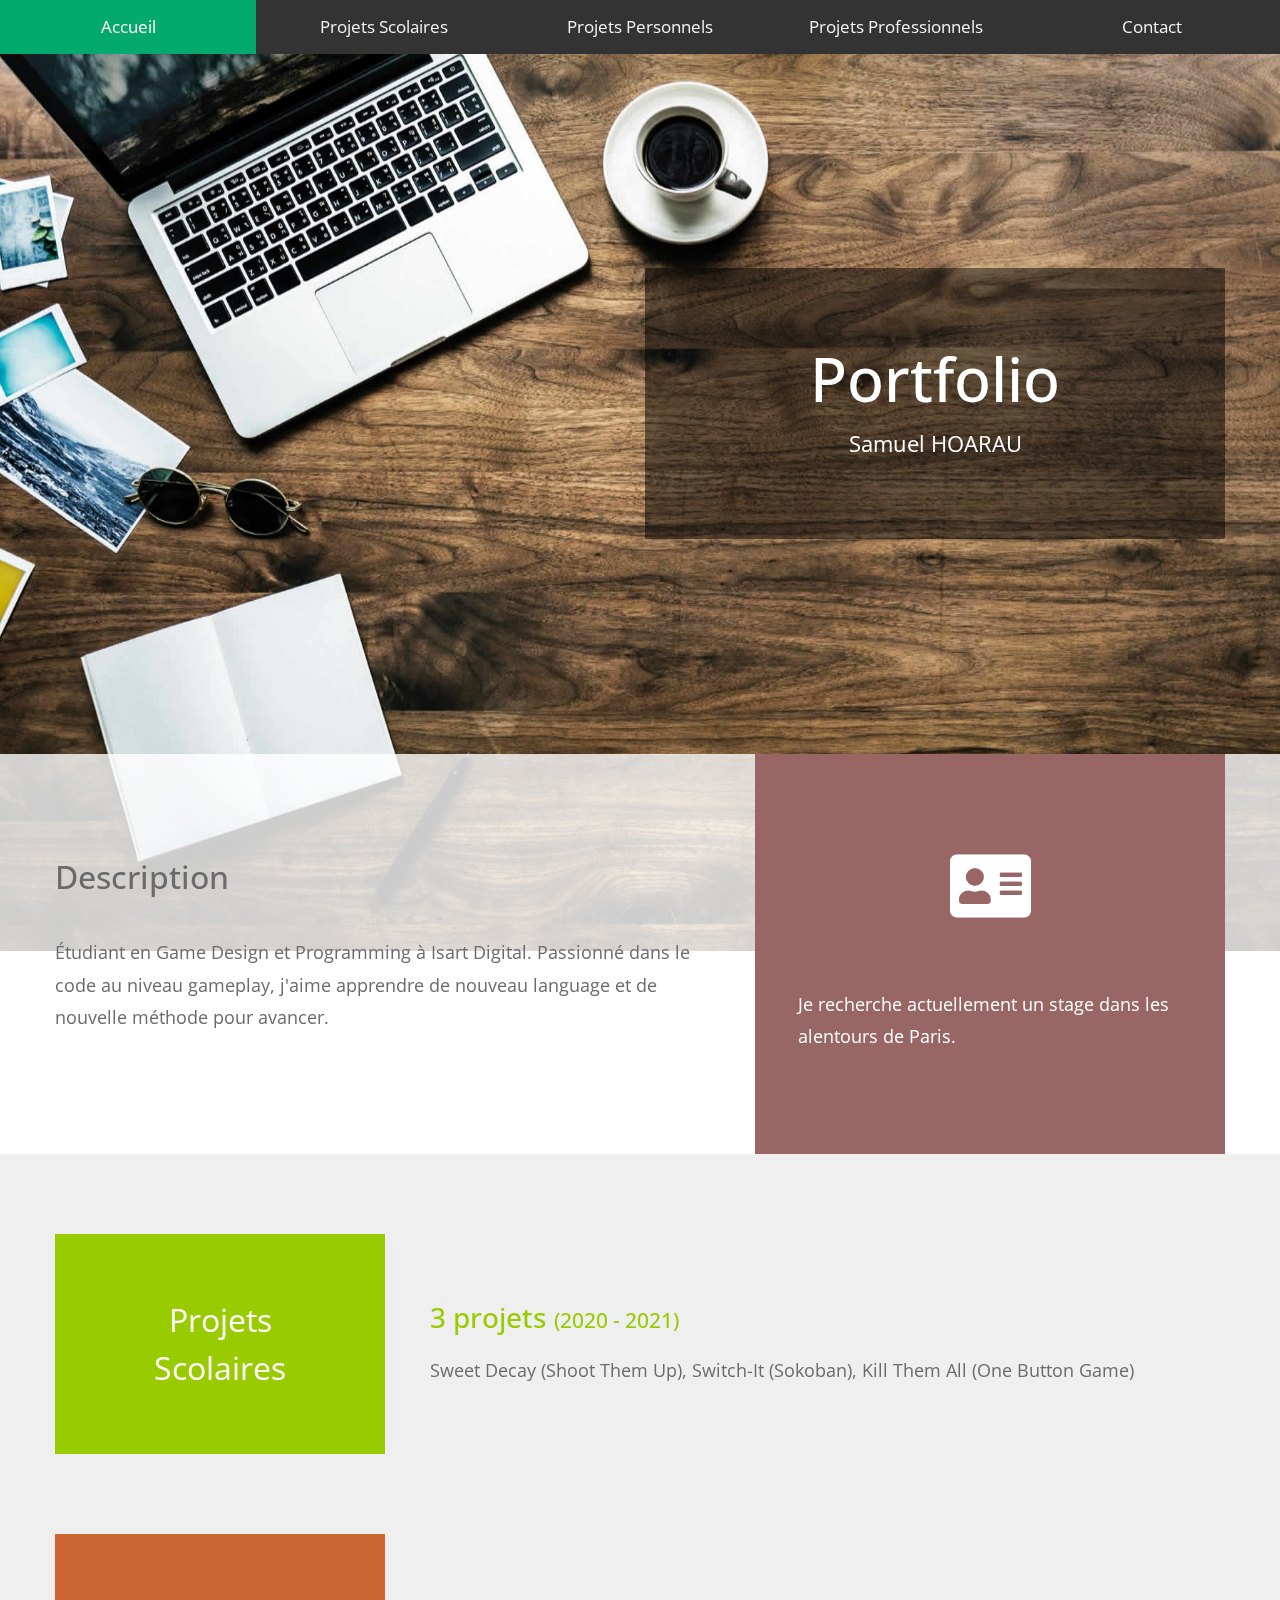
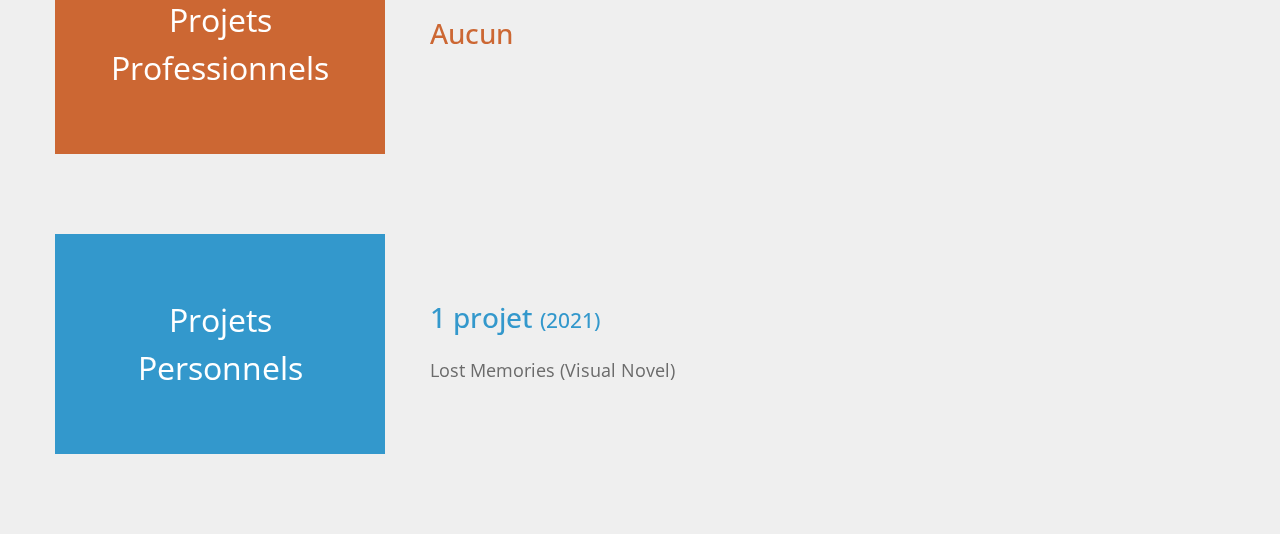
<file: index.html>
<!DOCTYPE html>
<html lang="en">
  <head>
    <meta charset="UTF-8" />
    <meta name="viewport" content="width=device-width, initial-scale=1.0" />
    <meta http-equiv="X-UA-Compatible" content="ie=edge" />
    <link rel="stylesheet" href="https://fonts.googleapis.com/css?family=Open+Sans:400,600" />
    <link rel="stylesheet" href="css/all.min.css" />
    <link rel="stylesheet" href="css/bootstrap.min.css" />
    <link rel="stylesheet" href="css/templatemo-style.css" />
	<link rel="stylesheet" href="css/my_css.css" />
    <title>Portfolio</title>
    
<!--
Mini Profile Template
https://templatemo.com/tm-530-mini-profile
-->
  </head>
  <body>
  
    <!-- Navigation -->
	<div class="topnav">
	  <a class="active" href="index.html">Accueil</a>
	  <a href="projet_scolaire.html">Projets Scolaires</a>
	  <a href="projet_personnel.html">Projets Personnels</a>
	  <a href="projet_professionnel.html">Projets Professionnels</a>
	  <a href="contact.html">Contact</a>
	</div>
  
    <!-- Welcome Section -->
    <section id="tmWelcome" class="parallax-window" data-parallax="scroll" data-image-src="img/mini-profile-bg-01.jpg">
      <div class="container-fluid tm-brand-container-outer">
        <div class="row">
          <div class="col-12">
            <!-- Logo Area -->
            <!-- Black transparent bg -->
            <div class="ml-auto mr-0 tm-bg-black-transparent text-white tm-brand-container-inner">
              <div class="tm-brand-container text-center">
                <h1 class="tm-brand-name">Portfolio</h1>
                <p class="tm-brand-description mb-0">Samuel HOARAU</p>
              </div>
            </div>
          </div>
        </div>
      </div>

      <div class="tm-bg-white-transparent tm-welcome-container">
        <div class="container-fluid">
          <div class="row h-100">
            <!-- Welcome Text -->
            <!-- White transparent bg -->
            <div class="col-md-7 tm-welcome-left-col">
              <div class="tm-welcome-left">
                <h2 class="tm-welcome-title">Description</h2>
                <p class="pb-0">
					<!--add lien :   <a rel="nofollow" href="https://www.pexels.com">Pexels</a> -->
                  Étudiant en Game Design et Programming à Isart Digital. Passionné dans le code au niveau gameplay, j'aime apprendre de nouveau language et de nouvelle méthode pour avancer.
				</p>
              </div>
            </div>
            <!-- Brown bg -->
            <div class="col-md-5">
              <div class="tm-welcome-right">
                <i class="fas fa-4x fa-address-card p-3 tm-welcome-icon"></i>
                <p class="mb-0">
                  Je recherche actuellement un stage dans les alentours de Paris.
                </p>
              </div>
            </div>
          </div>
        </div>
      </div>
    </section>
    <!-- End Welcome section -->

    <!-- Portfolio section -->
    <section id="tmPortfolio">
      <div class="container-fluid">
        <div class="row">
          <div class="col-12">
            <div class="tm-portfolio-item">
			  <a href="projet_scolaire.html">
                <div class="tm-portfolio-name text-white tm-bg-green">
                  Projets Scolaires
                </div>
			  </a>
              <div class="tm-portfolio-description">
                <h3 class="tm-text-green">
                  3 projets
                  <span class="tm-title-small">(2020 - 2021)</span>
                </h3>
                <p class="mb-0">
                  Sweet Decay (Shoot Them Up), Switch-It (Sokoban), Kill Them All (One Button Game) 
                </p>
              </div>
            </div>

            <div class="tm-portfolio-item">
			  <a href="projet_professionnel.html">
                <div class="tm-portfolio-name text-white tm-bg-orange">
                  Projets Professionnels
                </div>
			  </a>
              <div class="tm-portfolio-description">
                <h3 class="tm-text-orange">
                  Aucun
                  <span class="tm-title-small"><!--(2017 April to 2018 Dec)--></span>
                </h3>
                <p class="mb-0">
                  <!-- A mettre description -->
                </p>
              </div>
            </div>

            <div class="tm-portfolio-item">
			  <a href="projet_personnel.html">
                <div class="tm-portfolio-name text-white tm-bg-blue">
                  Projets Personnels
                </div>
			  </a>
              <div class="tm-portfolio-description">
                <h3 class="tm-text-blue">
                  1 projet
                  <span class="tm-title-small">(2021)</span>
                </h3>
                <p class="mb-0">
				  Lost Memories (Visual Novel)
                  <!-- A mettre description -->
                </p>
              </div>
            </div>
          </div>
        </div>
      </div>
    </section>
    <!-- End portfolio section -->

    <!-- Contact section
    <div id="tmContact" class="parallax-window" data-parallax="scroll" data-image-src="img/mini-profile-bg-02.jpg">
      <div class="container-fluid">
        <div class="row">
          <div class="col-12">
            <div class="tm-contact-items-container">
              <div class="tm-contact-item">
                <i class="fas fa-5x fa-briefcase tm-contact-item-icon"></i>
                <p class="mb-0">
                  Quisque venenatis viverra ultrices. Lorem ipsum dolor sit
                  amet. Nullam sit amet tempor nisl.
                </p>
              </div>
              <div class="tm-contact-item">
                <i class="fas fa-5x fa-building tm-contact-item-icon"></i>
                <p class="mb-0">
                  You can absolutely feel free to use Mini Profile for your web page or any usage for your website.
                </p>
              </div>

              <div class="tm-contact-item">
                <i class="fas fa-5x fa-balance-scale tm-contact-item-icon"></i>
                <p class="mb-0">
                  You are NOT allowed to re-distribute this template in any download website. Else, it is illegal action.
                </p>
              </div>
            </div>
          </div>
        </div>

        <div class="row">
          <div class="col-12">
            <form
              action="index.html"
              method="POST"
              id="tmContactForm"
              class="tm-bg-white-transparent"
            >
              <div class="form-group">
                <input
                  type="text"
                  id="contact_name"
                  name="contact_name"
                  class="form-control rounded-0 border-top-0 border-right-0 border-left-0"
                  placeholder="Name"
                  required
                />
              </div>
              <div class="form-group">
                <input
                  type="email"
                  id="contact_email"
                  name="contact_email"
                  class="form-control rounded-0 border-top-0 border-right-0 border-left-0"
                  placeholder="Email"
                  required
                />
              </div>
              <div class="form-group">
                <textarea
                  rows="4"
                  id="contact_message"
                  name="contact_message"
                  class="form-control rounded-0 border-top-0 border-right-0 border-left-0"
                  placeholder="Message"
                  required
                ></textarea>
              </div>
              <div class="text-center">
                <button
                  type="submit"
                  class="btn tm-btn-submit rounded-0 text-white"
                >
                  Submit
                </button>
              </div>
            </form>
          </div>
        </div>
		

        <div class="row">
          <footer class="col-12">
            <p class="text-center tm-copyright-text">
            Copyright 2020 Mini Profile Page 
            
            - Design: Template Mo</p>
          </footer>
        </div>
		
      </div>
    </div>
	 -->
    <!-- section -->
    <script src="js/jquery.min.js"></script>
    <script src="js/parallax.min.js"></script>
    <script>
      function detectMsBrowser() {
        using_ms_browser =
          navigator.appName == "Microsoft Internet Explorer" ||
          (navigator.appName == "Netscape" &&
            navigator.appVersion.indexOf("Edge") > -1) ||
          (navigator.appName == "Netscape" &&
            navigator.appVersion.indexOf("Trident") > -1);

        if (using_ms_browser == true) {
          alert(
            "Please use Chrome or Firefox for the best browsing experience!"
          );
        }
      }
      function setBrandMarginTop() {
        var bottomContainerHeight = $(".tm-welcome-container").height();

        $(".tm-brand-container-outer").css({
          "margin-top": -bottomContainerHeight + "px"
        });
      }

      $(function() {
        setBrandMarginTop();
        detectMsBrowser();

        // Handle window resize event
        $(window).resize(function() {
          setBrandMarginTop();
        });
      });
    </script>
  </body>
</html>
</file>
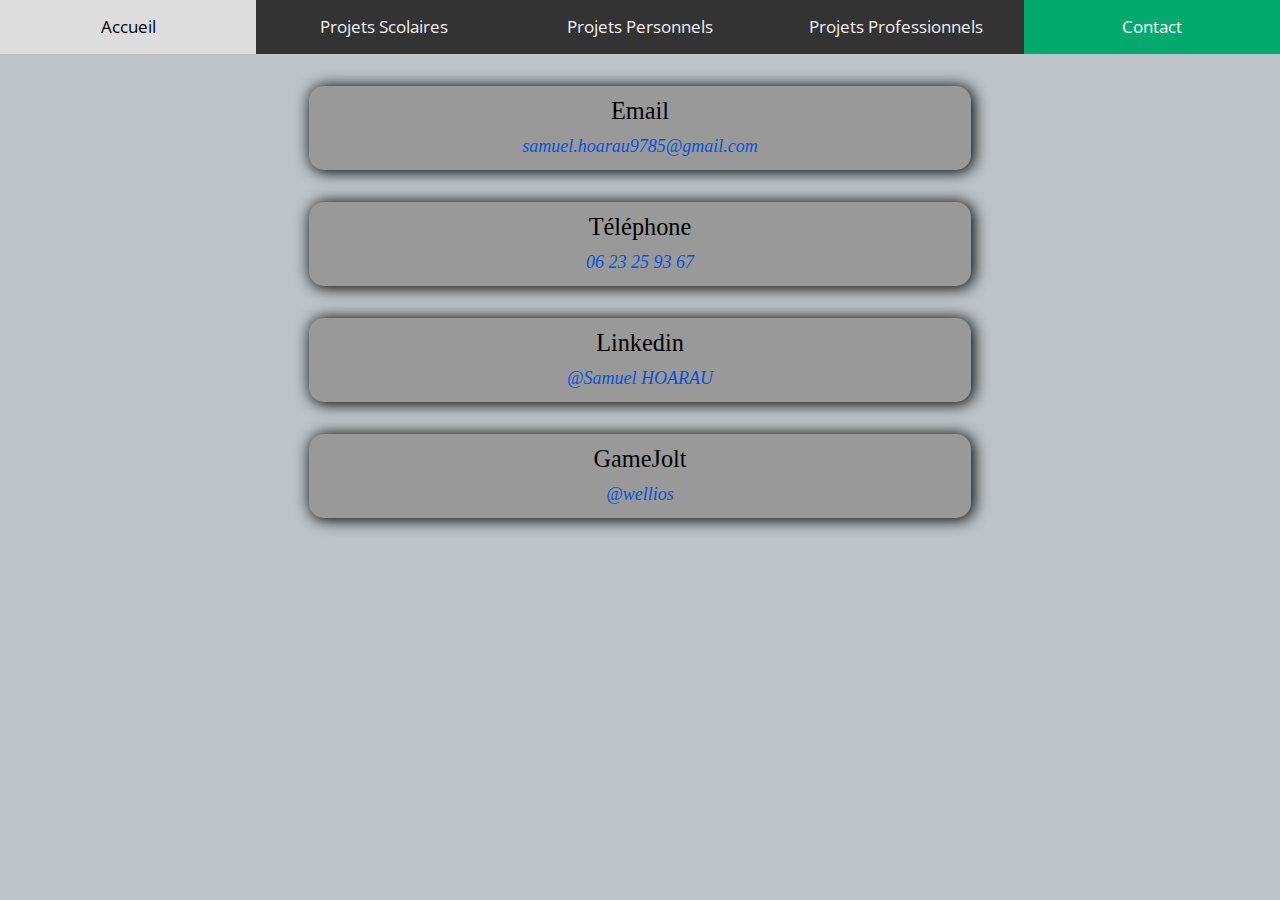
<file: contact.html>
<!DOCTYPE html>
<html lang="en">
  <head>
    <meta charset="UTF-8" />
    <meta name="viewport" content="width=device-width, initial-scale=1.0" />
    <meta http-equiv="X-UA-Compatible" content="ie=edge" />
    <link rel="stylesheet" href="https://fonts.googleapis.com/css?family=Open+Sans:400,600" />
    <link rel="stylesheet" href="css/all.min.css" />
    <link rel="stylesheet" href="css/bootstrap.min.css" />
    <link rel="stylesheet" href="css/templatemo-style.css" />
	<link rel="stylesheet" href="css/my_css.css" />
	<link rel="stylesheet" href="css/style_projet.css" />
    <title>Contact</title>
    
<!--
Mini Profile Template
https://templatemo.com/tm-530-mini-profile
-->
  </head>
  <body>
	<div class="topnav">
	  <a href="index.html">Accueil</a>
	  <a href="projet_scolaire.html">Projets Scolaires</a>
	  <a href="projet_personnel.html">Projets Personnels</a>
	  <a href="projet_professionnel.html">Projets Professionnels</a>
	  <a class="active" href="contact.html">Contact</a>
	</div>

	<main id="contact">
		<article>
			<h2>Email</h2>
			<a href="mailto:samuel.hoarau9785@gmail.com">samuel.hoarau9785@gmail.com</a>
		</article>
		<article>
			<h2>Téléphone</h2>
			<a href="tel:+33623259367">06 23 25 93 67</a>
		</article>
		<article>
			<h2>Linkedin</h2>
			<a href="https://www.linkedin.com/in/samuel-hoarau-b148a11b6">@Samuel HOARAU</a>
		</article>
		<article>
			<h2>GameJolt</h2>
			<a href="https://gamejolt.com/@wellios">@wellios</a>
		</article>
	</main>
  </body>
</html>
</file>
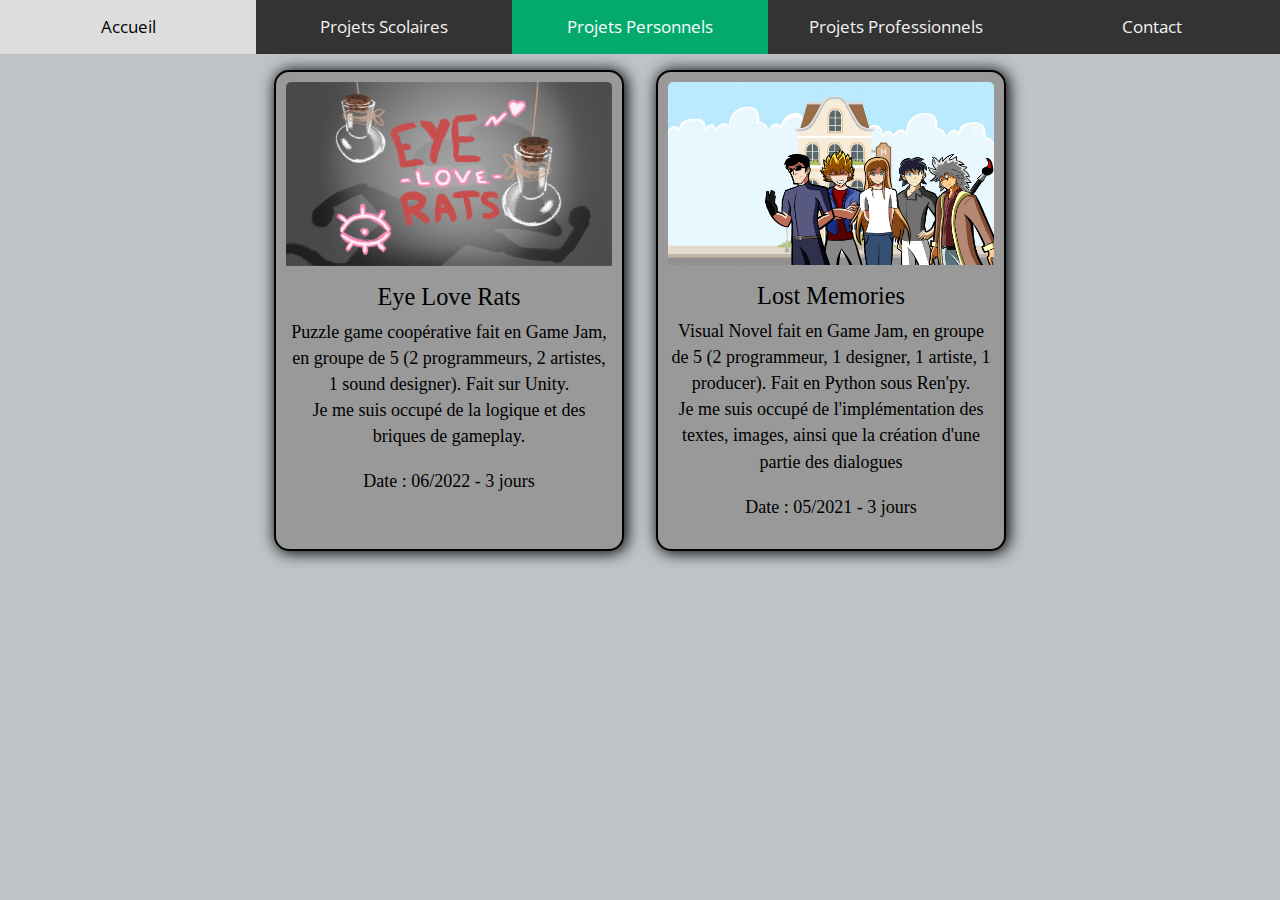
<file: projet_personnel.html>
<!DOCTYPE html>
<html lang="en">
  <head>
    <meta charset="UTF-8" />
    <meta name="viewport" content="width=device-width, initial-scale=1.0" />
    <meta http-equiv="X-UA-Compatible" content="ie=edge" />
    <link rel="stylesheet" href="https://fonts.googleapis.com/css?family=Open+Sans:400,600" />
    <link rel="stylesheet" href="css/all.min.css" />
    <link rel="stylesheet" href="css/bootstrap.min.css" />
    <link rel="stylesheet" href="css/templatemo-style.css" />
	<link rel="stylesheet" href="css/my_css.css" />
	<link rel="stylesheet" href="css/style_projet.css" />
    <title>Projets Personnels</title>
    
<!--
Mini Profile Template
https://templatemo.com/tm-530-mini-profile
-->
  </head>
  <body>
	<div class="topnav">
	  <a href="index.html">Accueil</a>
	  <a href="projet_scolaire.html">Projets Scolaires</a>
	  <a class="active" href="projet_personnel.html">Projets Personnels</a>
	  <a href="projet_professionnel.html">Projets Professionnels</a>
	  <a href="contact.html">Contact</a>
	</div>

	<main>
		<article>
			<a href="https://gamejolt.com/games/eyeloverats/723382">
				<img src="img/projets/eyeloverat/xYtWy.png" alt="Eye Love Rats">
				<p class="overlay">Gamejolt site</p>
			</a>
			<h2>Eye Love Rats</h2>
			<p>
				Puzzle game coopérative fait en Game Jam, en groupe de 5 (2 programmeurs, 2 artistes, 1 sound designer). Fait sur Unity.<br>
				Je me suis occupé de la logique et des briques de gameplay.
			</p>
			<p>Date : <time datetime="2022-06">06/2022 - 3 jours</time></p>
		</article>
		<article>
			<a href="https://gamejolt.com/games/lost_memories/617270">
				<img src="img/projets/lostmemories/main_menu.png" alt="Lost Memories">
				<p class="overlay">Gamejolt site</p>
			</a>
			<h2>Lost Memories</h2>
			<p>
				Visual Novel fait en Game Jam, en groupe de 5 (2 programmeur, 1 designer, 1 artiste, 1 producer). Fait en Python sous Ren'py.<br>
				Je me suis occupé de l'implémentation des textes, images, ainsi que la création d'une partie des dialogues
			</p>
			<p>Date : <time datetime="2021-05">05/2021 - 3 jours</time></p>
		</article>
	</main>
  </body>
</html>
</file>
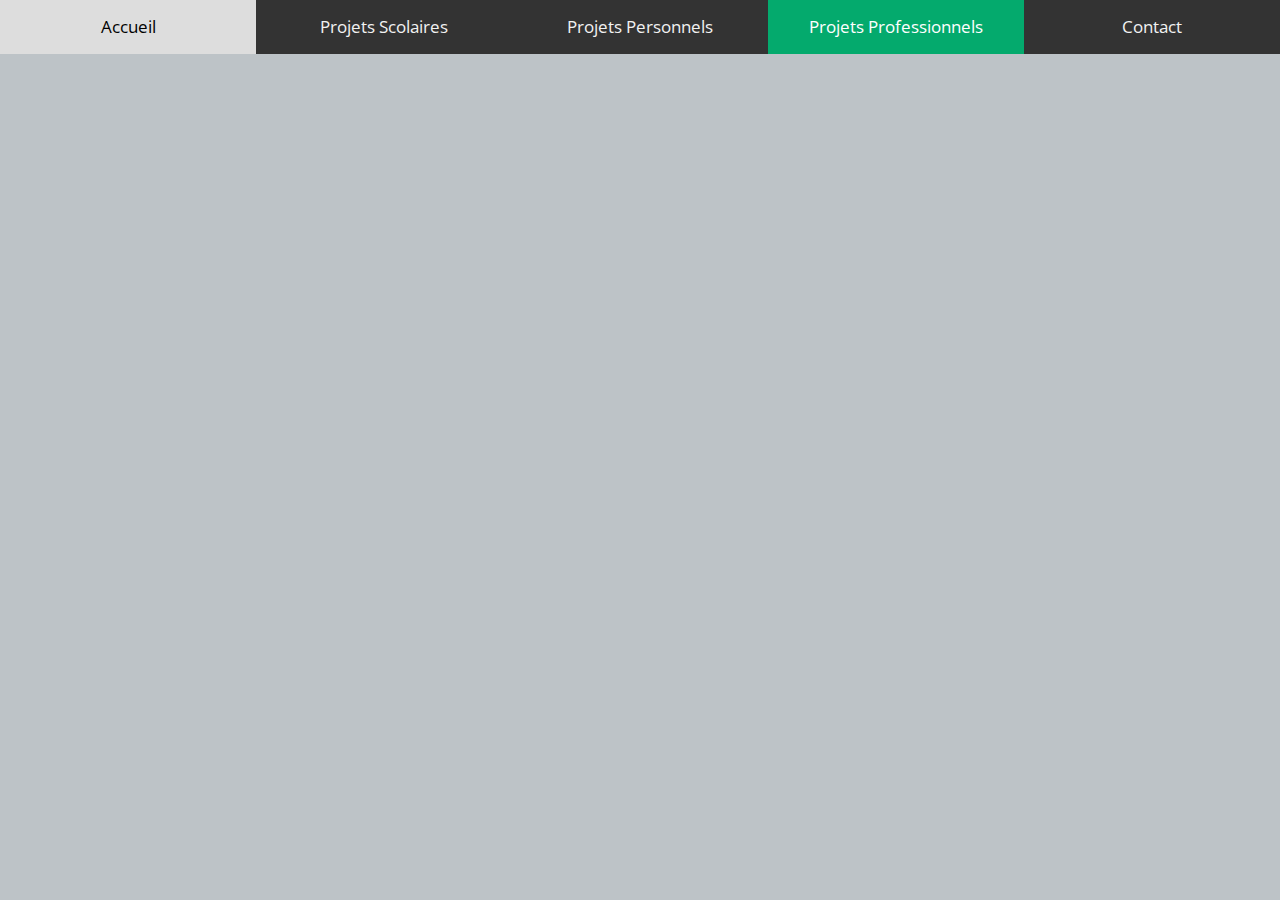
<file: projet_professionnel.html>
<!DOCTYPE html>
<html lang="en">
  <head>
    <meta charset="UTF-8" />
    <meta name="viewport" content="width=device-width, initial-scale=1.0" />
    <meta http-equiv="X-UA-Compatible" content="ie=edge" />
    <link rel="stylesheet" href="https://fonts.googleapis.com/css?family=Open+Sans:400,600" />
    <link rel="stylesheet" href="css/all.min.css" />
    <link rel="stylesheet" href="css/bootstrap.min.css" />
    <link rel="stylesheet" href="css/templatemo-style.css" />
    <link rel="stylesheet" href="css/my_css.css" />
    <link rel="stylesheet" href="css/style_projet.css" />
    <title>Projets Professionnels</title>
    
<!--
Mini Profile Template
https://templatemo.com/tm-530-mini-profile
-->
  </head>
  <body>
	<div class="topnav">
	  <a href="index.html">Accueil</a>
	  <a href="projet_scolaire.html">Projets Scolaires</a>
	  <a href="projet_personnel.html">Projets Personnels</a>
	  <a class="active" href="projet_professionnel.html">Projets Professionnels</a>
	  <a href="contact.html">Contact</a>
	</div>
  </body>
</html>
</file>
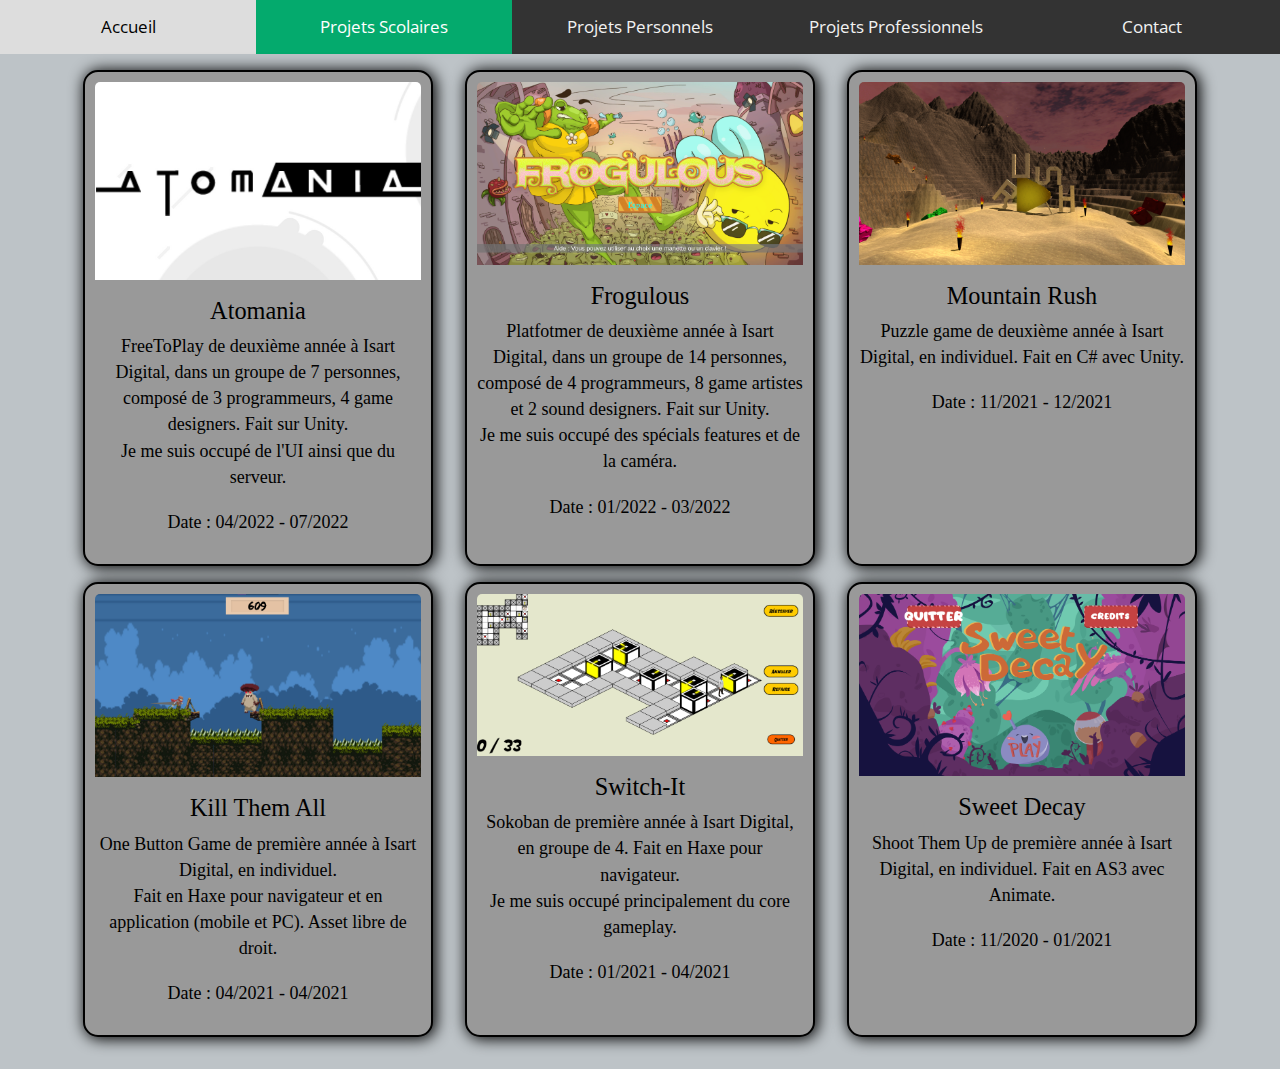
<file: projet_scolaire.html>
<!DOCTYPE html>
<html lang="en">
  <head>
	<meta charset="UTF-8" />
	<meta name="viewport" content="width=device-width, initial-scale=1.0" />
	<meta http-equiv="X-UA-Compatible" content="ie=edge" />
	<link rel="stylesheet" href="https://fonts.googleapis.com/css?family=Open+Sans:400,600" />
	<link rel="stylesheet" href="css/all.min.css" />
	<link rel="stylesheet" href="css/bootstrap.min.css" />
	<link rel="stylesheet" href="css/templatemo-style.css" />
	<link rel="stylesheet" href="css/my_css.css" />
	<link rel="stylesheet" href="css/style_projet.css" />
	<title>Projets Scolaires</title>
	
<!--
Mini Profile Template
https://templatemo.com/tm-530-mini-profile
-->
  </head>
  <body>
	<div class="topnav">
	  <a href="index.html">Accueil</a>
	  <a class="active" href="projet_scolaire.html">Projets Scolaires</a>
	  <a href="projet_personnel.html">Projets Personnels</a>
	  <a href="projet_professionnel.html">Projets Professionnels</a>
	  <a href="contact.html">Contact</a>
	</div>

	<main>
		<article>
			<a href="https://gamejolt.com/games/atomania/722178">
				<img src="img/projets/atomania/Atomania_TitleScreen.jpg" alt="Atomania">
				<p class="overlay">Gamejolt site</p>
			</a>
			<h2>Atomania</h2>
			<p>
				FreeToPlay de deuxième année à Isart Digital, dans un groupe de 7 personnes, composé de 3 programmeurs, 4 game designers. Fait sur Unity.<br>
				Je me suis occupé de l'UI ainsi que du serveur.
			</p>
			<p>Date : <time datetime="2022-04">04/2022 - 07/2022</time></p>
		</article>
		<article>
			<a href="https://gamejolt.com/games/Frogulous/702052">
				<img src="img/projets/frogulous/Manchego.png" alt="Frogulous">
				<p class="overlay">Gamejolt site</p>
			</a>
			<h2>Frogulous</h2>
			<p>
				Platfotmer de deuxième année à Isart Digital, dans un groupe de 14 personnes, composé de 4 programmeurs, 8 game artistes et 2 sound designers. Fait sur Unity.<br>
				Je me suis occupé des spécials features et de la caméra.
			</p>
			<p>Date : <time datetime="2022-01">01/2022 - 03/2022</time></p>
		</article>
		<article>
			<a href="https://gamejolt.com/games/mountain_rush/678427">
				<img src="img/projets/rush/rush.png" alt="Mountain Rush">
				<p class="overlay">Gamejolt site</p>
			</a>
			<h2>Mountain Rush</h2>
			<p>Puzzle game de deuxième année à Isart Digital, en individuel. Fait en C# avec Unity.</p>
			<p>Date : <time datetime="2021-11">11/2021 - 12/2021</time></p>
		</article>
		<article>
			<a href="https://gamejolt.com/games/kill_them_all/610657">
				<img src="img/projets/onebuttongame/ig1.png" alt="Kill Them All">
				<p class="overlay">Gamejolt site</p>
			</a>
			<h2>Kill Them All</h2>
			<p>
				One Button Game de première année à Isart Digital, en individuel.<br>
				Fait en Haxe pour navigateur et en application (mobile et PC). Asset libre de droit.
			</p>
			<p>Date : <time datetime="2021-04">04/2021 - 04/2021</time></p>
		</article>
		<article>
			<a href="https://gamejolt.com/games/switch_it/610614">
				<img src="img/projets/sokoban/ig1.png" alt="Switch-It">
				<p class="overlay">Gamejolt site</p>
			</a>
			<h2>Switch-It</h2>
			<p>
				Sokoban de première année à Isart Digital, en groupe de 4. Fait en Haxe pour navigateur.<br>
				Je me suis occupé principalement du core gameplay.
			</p>
			<p>Date : <time datetime="2021-01">01/2021 - 04/2021</time></p>
		</article>
		<article>
			<a href="https://gamejolt.com/games/sweet_decay/610610">
				<img src="img/projets/shmup/Main.png" alt="Sweet Decay">
				<p class="overlay">Gamejolt site</p>
			</a>
			<h2>Sweet Decay</h2>
			<p>Shoot Them Up de première année à Isart Digital, en individuel. Fait en AS3 avec Animate.</p>
			<p>Date : <time datetime="2020-11">11/2020 - 01/2021</time></p>
		</article>
	</main>
  </body>
</html>
</file>
<file: css/templatemo-style.css>
/**

Mini Profile Template

https://templatemo.com/tm-530-mini-profile


Color Codes
------------
brown: #986665;
green: #98cb00;
orange: #cc6733;
blue: #3398cc;
dark-gray: #676767;
light-gray: #999999;
text-gray: #6b6b6b;

*/

html {
  -webkit-font-smoothing: antialiased;
  scroll-behavior: smooth;
}

body {
  font-family: "Open Sans", Arial, Helvetica, sans-serif;
  font-size: 18px;
  font-weight: 400;
  color: #6b6b6b;
  overflow-x: hidden;
}

a,
button {
  transition: all 0.3s ease;
}

a:hover {
  text-decoration: none;
}

.container-fluid {
  max-width: 1200px;
}

.tm-bg-black-transparent {
  background-color: rgba(0, 0, 0, 0.5);
}

.tm-bg-white-transparent {
  background-color: rgba(255, 255, 255, 0.8);
}

.tm-bg-green {
  background-color: #98cb00;
}

.tm-bg-orange {
  background-color: #cc6733;
}

.tm-bg-blue {
  background-color: #3398cc;
}

.tm-bg-dark-gray {
  background-color: #676767;
}

/*
  Welcome section
*/
#tmWelcome {
  position: relative;
  display: flex;
  align-items: center;
}

.tm-brand-container-outer {
  margin-top: -400px;
}

.tm-brand-container-inner {
  max-width: 580px;
  width: 100%;
}

.tm-brand-container {
  padding: 75px 110px;
}

.tm-brand-name {
  font-size: 3.8rem;
}

.tm-brand-description {
  font-size: 1.4rem;
}

.parallax-window {
  min-height: 1100px;
  background: transparent;
}

#tmContact {
  min-height: 1197px;
}

.tm-welcome-container {
  min-height: 400px;
  position: absolute;
  bottom: 0;
  left: 0;
  width: 100%;
  display: flex;
  align-items: stretch;
}

.tm-welcome-title {
  margin-bottom: 40px;
}

.tm-welcome-left {
  padding-right: 30px;
  padding-top: 50px;
  padding-bottom: 50px;
}

.tm-welcome-left-col {
  display: flex;
  align-items: center;
}

.tm-welcome-right {
  color: white;
  background-color: #986665;
  padding: 80px 43px 70px;
  height: 100%;
}

.tm-welcome-icon {
  margin-bottom: 50px;
  display: block;
  text-align: center;
}

/*
  Portfolio section
*/

#tmPortfolio {
  padding-top: 80px;
}

.tm-portfolio-item {
  display: flex;
  align-items: center;
  margin-bottom: 80px;
}

.tm-portfolio-name {
  width: 330px;
  height: 220px;
  font-size: 2rem;
  padding: 70px 95px;
  display: flex;
  align-items: center;
  text-align: center;
  justify-content: center;
}

.tm-portfolio-description {
  width: calc(100% - 330px);
  padding: 20px 45px;
}

.tm-portfolio-description h3 {
  margin-bottom: 20px;
}

.tm-text-green {
  color: #98cb00;
}

.tm-text-orange {
  color: #cc6733;
}

.tm-text-blue {
  color: #3398cc;
}

.tm-text-dark-gray {
  color: #676767;
}

.tm-title-small {
  font-size: 1.3rem;
}

p {
  line-height: 1.8;
}

/*
  Contact section
*/

#tmContact {
  padding-top: 95px;
}

.tm-contact-item {
  width: 33.3334%;
  max-width: 345px;
  height: auto;
  min-height: 420px;
  margin-right: 35px;
  background-color: white;
  padding: 54px 34px 44px;
}

.tm-contact-item:last-child {
  margin-right: 0;
}

.tm-contact-items-container {
  display: flex;
  justify-content: space-between;
  margin-bottom: 130px;
}

.tm-contact-item-icon {
  margin-bottom: 45px;
  width: 100%;
  height: 160px;
  display: flex;
  align-items: center;
  justify-content: center;
}

#tmContactForm {
  width: 100%;
  max-width: 680px;
  padding: 45px 45px 30px;
  margin-bottom: 95px;
}

.form-group {
  max-width: 355px;
}

.form-control {
  background: transparent;
  border-color: #999999;
  padding: 15px 10px;
  font-size: 1.1rem;
  margin-bottom: 10px;
}

.tm-btn-submit {
  background-color: #999999;
  padding: 12px 30px;
  font-size: 1.2rem;
}

.tm-btn-submit:focus,
.tm-btn-submit:hover {
  background-color: #676767;
}

.tm-copyright-text {
  margin-bottom: 30px;
}

.tm-link {
  color: #676767;
}

@media (max-width: 1054px) {
  .tm-contact-item-icon {
    margin-bottom: 15px;
  }
}

@media (max-width: 991px) {
  .tm-contact-items-container {
    flex-direction: column;
  }

  .tm-contact-item {
    width: auto;
    max-width: 680px;
    min-height: 0;
    margin-left: auto;
    margin-right: auto;
    margin-bottom: 30px;
  }

  .tm-contact-item:last-child {
    margin-right: auto;
    margin-bottom: 0;
  }

  #tmContactForm {
    margin-left: auto;
    margin-right: auto;
  }
}

@media (max-width: 730px) {
  .tm-portfolio-item {
    flex-direction: column;
  }

  .tm-portfolio-name {
    justify-content: center;
  }

  .tm-portfolio-name,
  .tm-portfolio-description {
    width: 100%;
  }

  .tm-portfolio-description {
    padding: 20px 30px;
  }
}

@media (max-width: 572px) {
  .tm-brand-container {
    padding: 45px;
  }
}

@media (max-width: 443px) {
  .tm-brand-name {
    font-size: 3rem;
  }

  .tm-brand-container {
    padding: 25px;
  }
}
</file>
<file: css/my_css.css>
* {
  box-sizing: border-box;
}



/* Add a black background color to the top navigation */
.topnav {
  background-color: #333;
  overflow: hidden;
}

/* Style the links inside the navigation bar */
.topnav a {
  float: left;
  color: #f2f2f2;
  text-align: center;
  padding: 14px 16px;
  text-decoration: none;
  font-size: 17px;
  width: 20%;
}

/* Change the color of links on hover */
.topnav a:hover {
  background-color: #ddd;
  color: black;
}

/* Add a color to the active/current link */
.topnav a.active {
  background-color: #04AA6D;
  color: white;
}

section#tmPortfolio {background-color: #efefef;}

/* Center website */
.main {
  max-width: 1000px;
  margin: auto;
}

h1 {
  font-size: 50px;
  word-break: break-all;
}
</file>
<file: css/style_projet.css>
body {background-color: #bdc3c7;}

main {
    display: flex;
    flex-wrap: wrap;
    width: fit-content;
    margin: auto;
    padding: 1rem;
	justify-content: center;
}

main>article {
    background-color: #999;
    margin: 0 1rem 1rem 1rem;
    width: 350px;
    padding: 10px;
    border: 2px solid black;
    border-radius: 15px;
    box-shadow: 2px 1px 15px 1px;

    text-align: center;
    font-family: "Trebuchet MS";
    color: black;
}


main>article a {display: block;}
/* When you mouse over the container, fade in the overlay title */
main>article a:hover .overlay {opacity: 1;}

main>article img {
    width: 100%;
    border-radius: 5px 5px 0 0;
}

/* The overlay effect - lays on top of the container and over the image */
.overlay {
    position: relative;
    bottom: 76px;
    background: rgb(0, 0, 0);
    background: rgba(0, 0, 0, 0.5); /* Black see-through */
    color: #f1f1f1;
    width: 100%;
    transition: .5s ease;
    opacity:0;
    color: white;
    font-size: 20px;
    padding: 20px;
    text-align: center;
}


main>article h2 {
    margin-top: -76px;
    font-size: 1.35em;
}

main>article h2+p {line-height: 1.45em;}

main>article a {
    color: #0652DD;
    font-style: italic;
}
main>article a:hover,
main>article a:active
main>article a:focus {color: #003699;}



/* Contact page style */
main#contact {padding: 1rem 0.5rem;}
main#contact>article {
    margin: 1rem 0;
    width: 100%;
    border: unset;
    box-shadow: 2px 1px 15px 1px;;
}
main#contact h2 {margin-top: 0;}


@media (max-width: 768px) {
    main {padding: 1rem 0.5rem;}
    main>article {
        margin: 1rem 0;
        width: 100%;
        border: unset;
        box-shadow: 2px 1px 15px 1px;;
    }
    .overlay {opacity: 1;}
}
</file>
<file: css/all.min.css>
.fa,.fab,.fal,.far,.fas{-moz-osx-font-smoothing:grayscale;-webkit-font-smoothing:antialiased;display:inline-block;font-style:normal;font-variant:normal;text-rendering:auto;line-height:1}.fa-lg{font-size:1.33333em;line-height:.75em;vertical-align:-.0667em}.fa-xs{font-size:.75em}.fa-sm{font-size:.875em}.fa-1x{font-size:1em}.fa-2x{font-size:2em}.fa-3x{font-size:3em}.fa-4x{font-size:4em}.fa-5x{font-size:5em}.fa-6x{font-size:6em}.fa-7x{font-size:7em}.fa-8x{font-size:8em}.fa-9x{font-size:9em}.fa-10x{font-size:10em}.fa-fw{text-align:center;width:1.25em}.fa-ul{list-style-type:none;margin-left:2.5em;padding-left:0}.fa-ul>li{position:relative}.fa-li{left:-2em;position:absolute;text-align:center;width:2em;line-height:inherit}.fa-border{border:.08em solid #eee;border-radius:.1em;padding:.2em .25em .15em}.fa-pull-left{float:left}.fa-pull-right{float:right}.fa.fa-pull-left,.fab.fa-pull-left,.fal.fa-pull-left,.far.fa-pull-left,.fas.fa-pull-left{margin-right:.3em}.fa.fa-pull-right,.fab.fa-pull-right,.fal.fa-pull-right,.far.fa-pull-right,.fas.fa-pull-right{margin-left:.3em}.fa-spin{animation:fa-spin 2s infinite linear}.fa-pulse{animation:fa-spin 1s infinite steps(8)}@keyframes fa-spin{0%{transform:rotate(0deg)}to{transform:rotate(1turn)}}.fa-rotate-90{-ms-filter:"progid:DXImageTransform.Microsoft.BasicImage(rotation=1)";transform:rotate(90deg)}.fa-rotate-180{-ms-filter:"progid:DXImageTransform.Microsoft.BasicImage(rotation=2)";transform:rotate(180deg)}.fa-rotate-270{-ms-filter:"progid:DXImageTransform.Microsoft.BasicImage(rotation=3)";transform:rotate(270deg)}.fa-flip-horizontal{-ms-filter:"progid:DXImageTransform.Microsoft.BasicImage(rotation=0, mirror=1)";transform:scaleX(-1)}.fa-flip-vertical{transform:scaleY(-1)}.fa-flip-both,.fa-flip-horizontal.fa-flip-vertical,.fa-flip-vertical{-ms-filter:"progid:DXImageTransform.Microsoft.BasicImage(rotation=2, mirror=1)"}.fa-flip-both,.fa-flip-horizontal.fa-flip-vertical{transform:scale(-1)}:root .fa-flip-both,:root .fa-flip-horizontal,:root .fa-flip-vertical,:root .fa-rotate-90,:root .fa-rotate-180,:root .fa-rotate-270{filter:none}.fa-stack{display:inline-block;height:2em;line-height:2em;position:relative;vertical-align:middle;width:2.5em}.fa-stack-1x,.fa-stack-2x{left:0;position:absolute;text-align:center;width:100%}.fa-stack-1x{line-height:inherit}.fa-stack-2x{font-size:2em}.fa-inverse{color:#fff}.fa-500px:before{content:"\f26e"}.fa-accessible-icon:before{content:"\f368"}.fa-accusoft:before{content:"\f369"}.fa-acquisitions-incorporated:before{content:"\f6af"}.fa-ad:before{content:"\f641"}.fa-address-book:before{content:"\f2b9"}.fa-address-card:before{content: "\f2bb";}.fa-adjust:before{content:"\f042"}.fa-adn:before{content:"\f170"}.fa-adobe:before{content:"\f778"}.fa-adversal:before{content:"\f36a"}.fa-affiliatetheme:before{content:"\f36b"}.fa-air-freshener:before{content:"\f5d0"}.fa-algolia:before{content:"\f36c"}.fa-align-center:before{content:"\f037"}.fa-align-justify:before{content:"\f039"}.fa-align-left:before{content:"\f036"}.fa-align-right:before{content:"\f038"}.fa-alipay:before{content:"\f642"}.fa-allergies:before{content:"\f461"}.fa-amazon:before{content:"\f270"}.fa-amazon-pay:before{content:"\f42c"}.fa-ambulance:before{content:"\f0f9"}.fa-american-sign-language-interpreting:before{content:"\f2a3"}.fa-amilia:before{content:"\f36d"}.fa-anchor:before{content:"\f13d"}.fa-android:before{content:"\f17b"}.fa-angellist:before{content:"\f209"}.fa-angle-double-down:before{content:"\f103"}.fa-angle-double-left:before{content:"\f100"}.fa-angle-double-right:before{content:"\f101"}.fa-angle-double-up:before{content:"\f102"}.fa-angle-down:before{content:"\f107"}.fa-angle-left:before{content:"\f104"}.fa-angle-right:before{content:"\f105"}.fa-angle-up:before{content:"\f106"}.fa-angry:before{content:"\f556"}.fa-angrycreative:before{content:"\f36e"}.fa-angular:before{content:"\f420"}.fa-ankh:before{content:"\f644"}.fa-app-store:before{content:"\f36f"}.fa-app-store-ios:before{content:"\f370"}.fa-apper:before{content:"\f371"}.fa-apple:before{content:"\f179"}.fa-apple-alt:before{content:"\f5d1"}.fa-apple-pay:before{content:"\f415"}.fa-archive:before{content:"\f187"}.fa-archway:before{content:"\f557"}.fa-arrow-alt-circle-down:before{content:"\f358"}.fa-arrow-alt-circle-left:before{content:"\f359"}.fa-arrow-alt-circle-right:before{content:"\f35a"}.fa-arrow-alt-circle-up:before{content:"\f35b"}.fa-arrow-circle-down:before{content:"\f0ab"}.fa-arrow-circle-left:before{content:"\f0a8"}.fa-arrow-circle-right:before{content:"\f0a9"}.fa-arrow-circle-up:before{content:"\f0aa"}.fa-arrow-down:before{content:"\f063"}.fa-arrow-left:before{content:"\f060"}.fa-arrow-right:before{content:"\f061"}.fa-arrow-up:before{content:"\f062"}.fa-arrows-alt:before{content:"\f0b2"}.fa-arrows-alt-h:before{content:"\f337"}.fa-arrows-alt-v:before{content:"\f338"}.fa-artstation:before{content:"\f77a"}.fa-assistive-listening-systems:before{content:"\f2a2"}.fa-asterisk:before{content:"\f069"}.fa-asymmetrik:before{content:"\f372"}.fa-at:before{content:"\f1fa"}.fa-atlas:before{content:"\f558"}.fa-atlassian:before{content:"\f77b"}.fa-atom:before{content:"\f5d2"}.fa-audible:before{content:"\f373"}.fa-audio-description:before{content:"\f29e"}.fa-autoprefixer:before{content:"\f41c"}.fa-avianex:before{content:"\f374"}.fa-aviato:before{content:"\f421"}.fa-award:before{content:"\f559"}.fa-aws:before{content:"\f375"}.fa-baby:before{content:"\f77c"}.fa-baby-carriage:before{content:"\f77d"}.fa-backspace:before{content:"\f55a"}.fa-backward:before{content:"\f04a"}.fa-bacon:before{content:"\f7e5"}.fa-balance-scale:before{content:"\f24e"}.fa-ban:before{content:"\f05e"}.fa-band-aid:before{content:"\f462"}.fa-bandcamp:before{content:"\f2d5"}.fa-barcode:before{content:"\f02a"}.fa-bars:before{content:"\f0c9"}.fa-baseball-ball:before{content:"\f433"}.fa-basketball-ball:before{content:"\f434"}.fa-bath:before{content:"\f2cd"}.fa-battery-empty:before{content:"\f244"}.fa-battery-full:before{content:"\f240"}.fa-battery-half:before{content:"\f242"}.fa-battery-quarter:before{content:"\f243"}.fa-battery-three-quarters:before{content:"\f241"}.fa-bed:before{content:"\f236"}.fa-beer:before{content:"\f0fc"}.fa-behance:before{content:"\f1b4"}.fa-behance-square:before{content:"\f1b5"}.fa-bell:before{content:"\f0f3"}.fa-bell-slash:before{content:"\f1f6"}.fa-bezier-curve:before{content:"\f55b"}.fa-bible:before{content:"\f647"}.fa-bicycle:before{content:"\f206"}.fa-bimobject:before{content:"\f378"}.fa-binoculars:before{content:"\f1e5"}.fa-biohazard:before{content:"\f780"}.fa-birthday-cake:before{content:"\f1fd"}.fa-bitbucket:before{content:"\f171"}.fa-bitcoin:before{content:"\f379"}.fa-bity:before{content:"\f37a"}.fa-black-tie:before{content:"\f27e"}.fa-blackberry:before{content:"\f37b"}.fa-blender:before{content:"\f517"}.fa-blender-phone:before{content:"\f6b6"}.fa-blind:before{content:"\f29d"}.fa-blog:before{content:"\f781"}.fa-blogger:before{content:"\f37c"}.fa-blogger-b:before{content:"\f37d"}.fa-bluetooth:before{content:"\f293"}.fa-bluetooth-b:before{content:"\f294"}.fa-bold:before{content:"\f032"}.fa-bolt:before{content:"\f0e7"}.fa-bomb:before{content:"\f1e2"}.fa-bone:before{content:"\f5d7"}.fa-bong:before{content:"\f55c"}.fa-book:before{content:"\f02d"}.fa-book-dead:before{content:"\f6b7"}.fa-book-medical:before{content:"\f7e6"}.fa-book-open:before{content:"\f518"}.fa-book-reader:before{content:"\f5da"}.fa-bookmark:before{content:"\f02e"}.fa-bowling-ball:before{content:"\f436"}.fa-box:before{content:"\f466"}.fa-box-open:before{content:"\f49e"}.fa-boxes:before{content:"\f468"}.fa-braille:before{content:"\f2a1"}.fa-brain:before{content:"\f5dc"}.fa-bread-slice:before{content:"\f7ec"}.fa-briefcase:before{content:"\f0b1"}.fa-briefcase-medical:before{content:"\f469"}.fa-broadcast-tower:before{content:"\f519"}.fa-broom:before{content:"\f51a"}.fa-brush:before{content:"\f55d"}.fa-btc:before{content:"\f15a"}.fa-bug:before{content:"\f188"}.fa-building:before{content:"\f1ad"}.fa-bullhorn:before{content:"\f0a1"}.fa-bullseye:before{content:"\f140"}.fa-burn:before{content:"\f46a"}.fa-buromobelexperte:before{content:"\f37f"}.fa-bus:before{content:"\f207"}.fa-bus-alt:before{content:"\f55e"}.fa-business-time:before{content:"\f64a"}.fa-buysellads:before{content:"\f20d"}.fa-calculator:before{content:"\f1ec"}.fa-calendar:before{content:"\f133"}.fa-calendar-alt:before{content:"\f073"}.fa-calendar-check:before{content:"\f274"}.fa-calendar-day:before{content:"\f783"}.fa-calendar-minus:before{content:"\f272"}.fa-calendar-plus:before{content:"\f271"}.fa-calendar-times:before{content:"\f273"}.fa-calendar-week:before{content:"\f784"}.fa-camera:before{content:"\f030"}.fa-camera-retro:before{content:"\f083"}.fa-campground:before{content:"\f6bb"}.fa-canadian-maple-leaf:before{content:"\f785"}.fa-candy-cane:before{content:"\f786"}.fa-cannabis:before{content:"\f55f"}.fa-capsules:before{content:"\f46b"}.fa-car:before{content:"\f1b9"}.fa-car-alt:before{content:"\f5de"}.fa-car-battery:before{content:"\f5df"}.fa-car-crash:before{content:"\f5e1"}.fa-car-side:before{content:"\f5e4"}.fa-caret-down:before{content:"\f0d7"}.fa-caret-left:before{content:"\f0d9"}.fa-caret-right:before{content:"\f0da"}.fa-caret-square-down:before{content:"\f150"}.fa-caret-square-left:before{content:"\f191"}.fa-caret-square-right:before{content:"\f152"}.fa-caret-square-up:before{content:"\f151"}.fa-caret-up:before{content:"\f0d8"}.fa-carrot:before{content:"\f787"}.fa-cart-arrow-down:before{content:"\f218"}.fa-cart-plus:before{content:"\f217"}.fa-cash-register:before{content:"\f788"}.fa-cat:before{content:"\f6be"}.fa-cc-amazon-pay:before{content:"\f42d"}.fa-cc-amex:before{content:"\f1f3"}.fa-cc-apple-pay:before{content:"\f416"}.fa-cc-diners-club:before{content:"\f24c"}.fa-cc-discover:before{content:"\f1f2"}.fa-cc-jcb:before{content:"\f24b"}.fa-cc-mastercard:before{content:"\f1f1"}.fa-cc-paypal:before{content:"\f1f4"}.fa-cc-stripe:before{content:"\f1f5"}.fa-cc-visa:before{content:"\f1f0"}.fa-centercode:before{content:"\f380"}.fa-centos:before{content:"\f789"}.fa-certificate:before{content:"\f0a3"}.fa-chair:before{content:"\f6c0"}.fa-chalkboard:before{content:"\f51b"}.fa-chalkboard-teacher:before{content:"\f51c"}.fa-charging-station:before{content:"\f5e7"}.fa-chart-area:before{content:"\f1fe"}.fa-chart-bar:before{content:"\f080"}.fa-chart-line:before{content:"\f201"}.fa-chart-pie:before{content:"\f200"}.fa-check:before{content:"\f00c"}.fa-check-circle:before{content:"\f058"}.fa-check-double:before{content:"\f560"}.fa-check-square:before{content:"\f14a"}.fa-cheese:before{content:"\f7ef"}.fa-chess:before{content:"\f439"}.fa-chess-bishop:before{content:"\f43a"}.fa-chess-board:before{content:"\f43c"}.fa-chess-king:before{content:"\f43f"}.fa-chess-knight:before{content:"\f441"}.fa-chess-pawn:before{content:"\f443"}.fa-chess-queen:before{content:"\f445"}.fa-chess-rook:before{content:"\f447"}.fa-chevron-circle-down:before{content:"\f13a"}.fa-chevron-circle-left:before{content:"\f137"}.fa-chevron-circle-right:before{content:"\f138"}.fa-chevron-circle-up:before{content:"\f139"}.fa-chevron-down:before{content:"\f078"}.fa-chevron-left:before{content:"\f053"}.fa-chevron-right:before{content:"\f054"}.fa-chevron-up:before{content:"\f077"}.fa-child:before{content:"\f1ae"}.fa-chrome:before{content:"\f268"}.fa-church:before{content:"\f51d"}.fa-circle:before{content:"\f111"}.fa-circle-notch:before{content:"\f1ce"}.fa-city:before{content:"\f64f"}.fa-clinic-medical:before{content:"\f7f2"}.fa-clipboard:before{content:"\f328"}.fa-clipboard-check:before{content:"\f46c"}.fa-clipboard-list:before{content:"\f46d"}.fa-clock:before{content:"\f017"}.fa-clone:before{content:"\f24d"}.fa-closed-captioning:before{content:"\f20a"}.fa-cloud:before{content:"\f0c2"}.fa-cloud-download-alt:before{content:"\f381"}.fa-cloud-meatball:before{content:"\f73b"}.fa-cloud-moon:before{content:"\f6c3"}.fa-cloud-moon-rain:before{content:"\f73c"}.fa-cloud-rain:before{content:"\f73d"}.fa-cloud-showers-heavy:before{content:"\f740"}.fa-cloud-sun:before{content:"\f6c4"}.fa-cloud-sun-rain:before{content:"\f743"}.fa-cloud-upload-alt:before{content:"\f382"}.fa-cloudscale:before{content:"\f383"}.fa-cloudsmith:before{content:"\f384"}.fa-cloudversify:before{content:"\f385"}.fa-cocktail:before{content:"\f561"}.fa-code:before{content:"\f121"}.fa-code-branch:before{content:"\f126"}.fa-codepen:before{content:"\f1cb"}.fa-codiepie:before{content:"\f284"}.fa-coffee:before{content:"\f0f4"}.fa-cog:before{content:"\f013"}.fa-cogs:before{content:"\f085"}.fa-coins:before{content:"\f51e"}.fa-columns:before{content:"\f0db"}.fa-comment:before{content:"\f075"}.fa-comment-alt:before{content:"\f27a"}.fa-comment-dollar:before{content:"\f651"}.fa-comment-dots:before{content:"\f4ad"}.fa-comment-medical:before{content:"\f7f5"}.fa-comment-slash:before{content:"\f4b3"}.fa-comments:before{content:"\f086"}.fa-comments-dollar:before{content:"\f653"}.fa-compact-disc:before{content:"\f51f"}.fa-compass:before{content:"\f14e"}.fa-compress:before{content:"\f066"}.fa-compress-arrows-alt:before{content:"\f78c"}.fa-concierge-bell:before{content:"\f562"}.fa-confluence:before{content:"\f78d"}.fa-connectdevelop:before{content:"\f20e"}.fa-contao:before{content:"\f26d"}.fa-cookie:before{content:"\f563"}.fa-cookie-bite:before{content:"\f564"}.fa-copy:before{content:"\f0c5"}.fa-copyright:before{content:"\f1f9"}.fa-couch:before{content:"\f4b8"}.fa-cpanel:before{content:"\f388"}.fa-creative-commons:before{content:"\f25e"}.fa-creative-commons-by:before{content:"\f4e7"}.fa-creative-commons-nc:before{content:"\f4e8"}.fa-creative-commons-nc-eu:before{content:"\f4e9"}.fa-creative-commons-nc-jp:before{content:"\f4ea"}.fa-creative-commons-nd:before{content:"\f4eb"}.fa-creative-commons-pd:before{content:"\f4ec"}.fa-creative-commons-pd-alt:before{content:"\f4ed"}.fa-creative-commons-remix:before{content:"\f4ee"}.fa-creative-commons-sa:before{content:"\f4ef"}.fa-creative-commons-sampling:before{content:"\f4f0"}.fa-creative-commons-sampling-plus:before{content:"\f4f1"}.fa-creative-commons-share:before{content:"\f4f2"}.fa-creative-commons-zero:before{content:"\f4f3"}.fa-credit-card:before{content:"\f09d"}.fa-critical-role:before{content:"\f6c9"}.fa-crop:before{content:"\f125"}.fa-crop-alt:before{content:"\f565"}.fa-cross:before{content:"\f654"}.fa-crosshairs:before{content:"\f05b"}.fa-crow:before{content:"\f520"}.fa-crown:before{content:"\f521"}.fa-crutch:before{content:"\f7f7"}.fa-css3:before{content:"\f13c"}.fa-css3-alt:before{content:"\f38b"}.fa-cube:before{content:"\f1b2"}.fa-cubes:before{content:"\f1b3"}.fa-cut:before{content:"\f0c4"}.fa-cuttlefish:before{content:"\f38c"}.fa-d-and-d:before{content:"\f38d"}.fa-d-and-d-beyond:before{content:"\f6ca"}.fa-dashcube:before{content:"\f210"}.fa-database:before{content:"\f1c0"}.fa-deaf:before{content:"\f2a4"}.fa-delicious:before{content:"\f1a5"}.fa-democrat:before{content:"\f747"}.fa-deploydog:before{content:"\f38e"}.fa-deskpro:before{content:"\f38f"}.fa-desktop:before{content:"\f108"}.fa-dev:before{content:"\f6cc"}.fa-deviantart:before{content:"\f1bd"}.fa-dharmachakra:before{content:"\f655"}.fa-dhl:before{content:"\f790"}.fa-diagnoses:before{content:"\f470"}.fa-diaspora:before{content:"\f791"}.fa-dice:before{content:"\f522"}.fa-dice-d20:before{content:"\f6cf"}.fa-dice-d6:before{content:"\f6d1"}.fa-dice-five:before{content:"\f523"}.fa-dice-four:before{content:"\f524"}.fa-dice-one:before{content:"\f525"}.fa-dice-six:before{content:"\f526"}.fa-dice-three:before{content:"\f527"}.fa-dice-two:before{content:"\f528"}.fa-digg:before{content:"\f1a6"}.fa-digital-ocean:before{content:"\f391"}.fa-digital-tachograph:before{content:"\f566"}.fa-directions:before{content:"\f5eb"}.fa-discord:before{content:"\f392"}.fa-discourse:before{content:"\f393"}.fa-divide:before{content:"\f529"}.fa-dizzy:before{content:"\f567"}.fa-dna:before{content:"\f471"}.fa-dochub:before{content:"\f394"}.fa-docker:before{content:"\f395"}.fa-dog:before{content:"\f6d3"}.fa-dollar-sign:before{content:"\f155"}.fa-dolly:before{content:"\f472"}.fa-dolly-flatbed:before{content:"\f474"}.fa-donate:before{content:"\f4b9"}.fa-door-closed:before{content:"\f52a"}.fa-door-open:before{content:"\f52b"}.fa-dot-circle:before{content:"\f192"}.fa-dove:before{content:"\f4ba"}.fa-download:before{content:"\f019"}.fa-draft2digital:before{content:"\f396"}.fa-drafting-compass:before{content:"\f568"}.fa-dragon:before{content:"\f6d5"}.fa-draw-polygon:before{content:"\f5ee"}.fa-dribbble:before{content:"\f17d"}.fa-dribbble-square:before{content:"\f397"}.fa-dropbox:before{content:"\f16b"}.fa-drum:before{content:"\f569"}.fa-drum-steelpan:before{content:"\f56a"}.fa-drumstick-bite:before{content:"\f6d7"}.fa-drupal:before{content:"\f1a9"}.fa-dumbbell:before{content:"\f44b"}.fa-dumpster:before{content:"\f793"}.fa-dumpster-fire:before{content:"\f794"}.fa-dungeon:before{content:"\f6d9"}.fa-dyalog:before{content:"\f399"}.fa-earlybirds:before{content:"\f39a"}.fa-ebay:before{content:"\f4f4"}.fa-edge:before{content:"\f282"}.fa-edit:before{content:"\f044"}.fa-egg:before{content:"\f7fb"}.fa-eject:before{content:"\f052"}.fa-elementor:before{content:"\f430"}.fa-ellipsis-h:before{content:"\f141"}.fa-ellipsis-v:before{content:"\f142"}.fa-ello:before{content:"\f5f1"}.fa-ember:before{content:"\f423"}.fa-empire:before{content:"\f1d1"}.fa-envelope:before{content:"\f0e0"}.fa-envelope-open:before{content:"\f2b6"}.fa-envelope-open-text:before{content:"\f658"}.fa-envelope-square:before{content:"\f199"}.fa-envira:before{content:"\f299"}.fa-equals:before{content:"\f52c"}.fa-eraser:before{content:"\f12d"}.fa-erlang:before{content:"\f39d"}.fa-ethereum:before{content:"\f42e"}.fa-ethernet:before{content:"\f796"}.fa-etsy:before{content:"\f2d7"}.fa-euro-sign:before{content:"\f153"}.fa-exchange-alt:before{content:"\f362"}.fa-exclamation:before{content:"\f12a"}.fa-exclamation-circle:before{content:"\f06a"}.fa-exclamation-triangle:before{content:"\f071"}.fa-expand:before{content:"\f065"}.fa-expand-arrows-alt:before{content:"\f31e"}.fa-expeditedssl:before{content:"\f23e"}.fa-external-link-alt:before{content:"\f35d"}.fa-external-link-square-alt:before{content:"\f360"}.fa-eye:before{content:"\f06e"}.fa-eye-dropper:before{content:"\f1fb"}.fa-eye-slash:before{content:"\f070"}.fa-facebook:before{content:"\f09a"}.fa-facebook-f:before{content:"\f39e"}.fa-facebook-messenger:before{content:"\f39f"}.fa-facebook-square:before{content:"\f082"}.fa-fantasy-flight-games:before{content:"\f6dc"}.fa-fast-backward:before{content:"\f049"}.fa-fast-forward:before{content:"\f050"}.fa-fax:before{content:"\f1ac"}.fa-feather:before{content:"\f52d"}.fa-feather-alt:before{content:"\f56b"}.fa-fedex:before{content:"\f797"}.fa-fedora:before{content:"\f798"}.fa-female:before{content:"\f182"}.fa-fighter-jet:before{content:"\f0fb"}.fa-figma:before{content:"\f799"}.fa-file:before{content:"\f15b"}.fa-file-alt:before{content:"\f15c"}.fa-file-archive:before{content:"\f1c6"}.fa-file-audio:before{content:"\f1c7"}.fa-file-code:before{content:"\f1c9"}.fa-file-contract:before{content:"\f56c"}.fa-file-csv:before{content:"\f6dd"}.fa-file-download:before{content:"\f56d"}.fa-file-excel:before{content:"\f1c3"}.fa-file-export:before{content:"\f56e"}.fa-file-image:before{content:"\f1c5"}.fa-file-import:before{content:"\f56f"}.fa-file-invoice:before{content:"\f570"}.fa-file-invoice-dollar:before{content:"\f571"}.fa-file-medical:before{content:"\f477"}.fa-file-medical-alt:before{content:"\f478"}.fa-file-pdf:before{content:"\f1c1"}.fa-file-powerpoint:before{content:"\f1c4"}.fa-file-prescription:before{content:"\f572"}.fa-file-signature:before{content:"\f573"}.fa-file-upload:before{content:"\f574"}.fa-file-video:before{content:"\f1c8"}.fa-file-word:before{content:"\f1c2"}.fa-fill:before{content:"\f575"}.fa-fill-drip:before{content:"\f576"}.fa-film:before{content:"\f008"}.fa-filter:before{content:"\f0b0"}.fa-fingerprint:before{content:"\f577"}.fa-fire:before{content:"\f06d"}.fa-fire-alt:before{content:"\f7e4"}.fa-fire-extinguisher:before{content:"\f134"}.fa-firefox:before{content:"\f269"}.fa-first-aid:before{content:"\f479"}.fa-first-order:before{content:"\f2b0"}.fa-first-order-alt:before{content:"\f50a"}.fa-firstdraft:before{content:"\f3a1"}.fa-fish:before{content:"\f578"}.fa-fist-raised:before{content:"\f6de"}.fa-flag:before{content:"\f024"}.fa-flag-checkered:before{content:"\f11e"}.fa-flag-usa:before{content:"\f74d"}.fa-flask:before{content:"\f0c3"}.fa-flickr:before{content:"\f16e"}.fa-flipboard:before{content:"\f44d"}.fa-flushed:before{content:"\f579"}.fa-fly:before{content:"\f417"}.fa-folder:before{content:"\f07b"}.fa-folder-minus:before{content:"\f65d"}.fa-folder-open:before{content:"\f07c"}.fa-folder-plus:before{content:"\f65e"}.fa-font:before{content:"\f031"}.fa-font-awesome:before{content:"\f2b4"}.fa-font-awesome-alt:before{content:"\f35c"}.fa-font-awesome-flag:before{content:"\f425"}.fa-font-awesome-logo-full:before{content:"\f4e6"}.fa-fonticons:before{content:"\f280"}.fa-fonticons-fi:before{content:"\f3a2"}.fa-football-ball:before{content:"\f44e"}.fa-fort-awesome:before{content:"\f286"}.fa-fort-awesome-alt:before{content:"\f3a3"}.fa-forumbee:before{content:"\f211"}.fa-forward:before{content:"\f04e"}.fa-foursquare:before{content:"\f180"}.fa-free-code-camp:before{content:"\f2c5"}.fa-freebsd:before{content:"\f3a4"}.fa-frog:before{content:"\f52e"}.fa-frown:before{content:"\f119"}.fa-frown-open:before{content:"\f57a"}.fa-fulcrum:before{content:"\f50b"}.fa-funnel-dollar:before{content:"\f662"}.fa-futbol:before{content:"\f1e3"}.fa-galactic-republic:before{content:"\f50c"}.fa-galactic-senate:before{content:"\f50d"}.fa-gamepad:before{content:"\f11b"}.fa-gas-pump:before{content:"\f52f"}.fa-gavel:before{content:"\f0e3"}.fa-gem:before{content:"\f3a5"}.fa-genderless:before{content:"\f22d"}.fa-get-pocket:before{content:"\f265"}.fa-gg:before{content:"\f260"}.fa-gg-circle:before{content:"\f261"}.fa-ghost:before{content:"\f6e2"}.fa-gift:before{content:"\f06b"}.fa-gifts:before{content:"\f79c"}.fa-git:before{content:"\f1d3"}.fa-git-square:before{content:"\f1d2"}.fa-github:before{content:"\f09b"}.fa-github-alt:before{content:"\f113"}.fa-github-square:before{content:"\f092"}.fa-gitkraken:before{content:"\f3a6"}.fa-gitlab:before{content:"\f296"}.fa-gitter:before{content:"\f426"}.fa-glass-cheers:before{content:"\f79f"}.fa-glass-martini:before{content:"\f000"}.fa-glass-martini-alt:before{content:"\f57b"}.fa-glass-whiskey:before{content:"\f7a0"}.fa-glasses:before{content:"\f530"}.fa-glide:before{content:"\f2a5"}.fa-glide-g:before{content:"\f2a6"}.fa-globe:before{content:"\f0ac"}.fa-globe-africa:before{content:"\f57c"}.fa-globe-americas:before{content:"\f57d"}.fa-globe-asia:before{content:"\f57e"}.fa-globe-europe:before{content:"\f7a2"}.fa-gofore:before{content:"\f3a7"}.fa-golf-ball:before{content:"\f450"}.fa-goodreads:before{content:"\f3a8"}.fa-goodreads-g:before{content:"\f3a9"}.fa-google:before{content:"\f1a0"}.fa-google-drive:before{content:"\f3aa"}.fa-google-play:before{content:"\f3ab"}.fa-google-plus:before{content:"\f2b3"}.fa-google-plus-g:before{content:"\f0d5"}.fa-google-plus-square:before{content:"\f0d4"}.fa-google-wallet:before{content:"\f1ee"}.fa-gopuram:before{content:"\f664"}.fa-graduation-cap:before{content:"\f19d"}.fa-gratipay:before{content:"\f184"}.fa-grav:before{content:"\f2d6"}.fa-greater-than:before{content:"\f531"}.fa-greater-than-equal:before{content:"\f532"}.fa-grimace:before{content:"\f57f"}.fa-grin:before{content:"\f580"}.fa-grin-alt:before{content:"\f581"}.fa-grin-beam:before{content:"\f582"}.fa-grin-beam-sweat:before{content:"\f583"}.fa-grin-hearts:before{content:"\f584"}.fa-grin-squint:before{content:"\f585"}.fa-grin-squint-tears:before{content:"\f586"}.fa-grin-stars:before{content:"\f587"}.fa-grin-tears:before{content:"\f588"}.fa-grin-tongue:before{content:"\f589"}.fa-grin-tongue-squint:before{content:"\f58a"}.fa-grin-tongue-wink:before{content:"\f58b"}.fa-grin-wink:before{content:"\f58c"}.fa-grip-horizontal:before{content:"\f58d"}.fa-grip-lines:before{content:"\f7a4"}.fa-grip-lines-vertical:before{content:"\f7a5"}.fa-grip-vertical:before{content:"\f58e"}.fa-gripfire:before{content:"\f3ac"}.fa-grunt:before{content:"\f3ad"}.fa-guitar:before{content:"\f7a6"}.fa-gulp:before{content:"\f3ae"}.fa-h-square:before{content:"\f0fd"}.fa-hacker-news:before{content:"\f1d4"}.fa-hacker-news-square:before{content:"\f3af"}.fa-hackerrank:before{content:"\f5f7"}.fa-hamburger:before{content:"\f805"}.fa-hammer:before{content:"\f6e3"}.fa-hamsa:before{content:"\f665"}.fa-hand-holding:before{content:"\f4bd"}.fa-hand-holding-heart:before{content:"\f4be"}.fa-hand-holding-usd:before{content:"\f4c0"}.fa-hand-lizard:before{content:"\f258"}.fa-hand-middle-finger:before{content:"\f806"}.fa-hand-paper:before{content:"\f256"}.fa-hand-peace:before{content:"\f25b"}.fa-hand-point-down:before{content:"\f0a7"}.fa-hand-point-left:before{content:"\f0a5"}.fa-hand-point-right:before{content:"\f0a4"}.fa-hand-point-up:before{content:"\f0a6"}.fa-hand-pointer:before{content:"\f25a"}.fa-hand-rock:before{content:"\f255"}.fa-hand-scissors:before{content:"\f257"}.fa-hand-spock:before{content:"\f259"}.fa-hands:before{content:"\f4c2"}.fa-hands-helping:before{content:"\f4c4"}.fa-handshake:before{content:"\f2b5"}.fa-hanukiah:before{content:"\f6e6"}.fa-hard-hat:before{content:"\f807"}.fa-hashtag:before{content:"\f292"}.fa-hat-wizard:before{content:"\f6e8"}.fa-haykal:before{content:"\f666"}.fa-hdd:before{content:"\f0a0"}.fa-heading:before{content:"\f1dc"}.fa-headphones:before{content:"\f025"}.fa-headphones-alt:before{content:"\f58f"}.fa-headset:before{content:"\f590"}.fa-heart:before{content:"\f004"}.fa-heart-broken:before{content:"\f7a9"}.fa-heartbeat:before{content:"\f21e"}.fa-helicopter:before{content:"\f533"}.fa-highlighter:before{content:"\f591"}.fa-hiking:before{content:"\f6ec"}.fa-hippo:before{content:"\f6ed"}.fa-hips:before{content:"\f452"}.fa-hire-a-helper:before{content:"\f3b0"}.fa-history:before{content:"\f1da"}.fa-hockey-puck:before{content:"\f453"}.fa-holly-berry:before{content:"\f7aa"}.fa-home:before{content:"\f015"}.fa-hooli:before{content:"\f427"}.fa-hornbill:before{content:"\f592"}.fa-horse:before{content:"\f6f0"}.fa-horse-head:before{content:"\f7ab"}.fa-hospital:before{content:"\f0f8"}.fa-hospital-alt:before{content:"\f47d"}.fa-hospital-symbol:before{content:"\f47e"}.fa-hot-tub:before{content:"\f593"}.fa-hotdog:before{content:"\f80f"}.fa-hotel:before{content:"\f594"}.fa-hotjar:before{content:"\f3b1"}.fa-hourglass:before{content:"\f254"}.fa-hourglass-end:before{content:"\f253"}.fa-hourglass-half:before{content:"\f252"}.fa-hourglass-start:before{content:"\f251"}.fa-house-damage:before{content:"\f6f1"}.fa-houzz:before{content:"\f27c"}.fa-hryvnia:before{content:"\f6f2"}.fa-html5:before{content:"\f13b"}.fa-hubspot:before{content:"\f3b2"}.fa-i-cursor:before{content:"\f246"}.fa-ice-cream:before{content:"\f810"}.fa-icicles:before{content:"\f7ad"}.fa-id-badge:before{content:"\f2c1"}.fa-id-card:before{content:"\f2c2"}.fa-id-card-alt:before{content:"\f47f"}.fa-igloo:before{content:"\f7ae"}.fa-image:before{content:"\f03e"}.fa-images:before{content:"\f302"}.fa-imdb:before{content:"\f2d8"}.fa-inbox:before{content:"\f01c"}.fa-indent:before{content:"\f03c"}.fa-industry:before{content:"\f275"}.fa-infinity:before{content:"\f534"}.fa-info:before{content:"\f129"}.fa-info-circle:before{content:"\f05a"}.fa-instagram:before{content:"\f16d"}.fa-intercom:before{content:"\f7af"}.fa-internet-explorer:before{content:"\f26b"}.fa-invision:before{content:"\f7b0"}.fa-ioxhost:before{content:"\f208"}.fa-italic:before{content:"\f033"}.fa-itunes:before{content:"\f3b4"}.fa-itunes-note:before{content:"\f3b5"}.fa-java:before{content:"\f4e4"}.fa-jedi:before{content:"\f669"}.fa-jedi-order:before{content:"\f50e"}.fa-jenkins:before{content:"\f3b6"}.fa-jira:before{content:"\f7b1"}.fa-joget:before{content:"\f3b7"}.fa-joint:before{content:"\f595"}.fa-joomla:before{content:"\f1aa"}.fa-journal-whills:before{content:"\f66a"}.fa-js:before{content:"\f3b8"}.fa-js-square:before{content:"\f3b9"}.fa-jsfiddle:before{content:"\f1cc"}.fa-kaaba:before{content:"\f66b"}.fa-kaggle:before{content:"\f5fa"}.fa-key:before{content:"\f084"}.fa-keybase:before{content:"\f4f5"}.fa-keyboard:before{content:"\f11c"}.fa-keycdn:before{content:"\f3ba"}.fa-khanda:before{content:"\f66d"}.fa-kickstarter:before{content:"\f3bb"}.fa-kickstarter-k:before{content:"\f3bc"}.fa-kiss:before{content:"\f596"}.fa-kiss-beam:before{content:"\f597"}.fa-kiss-wink-heart:before{content:"\f598"}.fa-kiwi-bird:before{content:"\f535"}.fa-korvue:before{content:"\f42f"}.fa-landmark:before{content:"\f66f"}.fa-language:before{content:"\f1ab"}.fa-laptop:before{content:"\f109"}.fa-laptop-code:before{content:"\f5fc"}.fa-laptop-medical:before{content:"\f812"}.fa-laravel:before{content:"\f3bd"}.fa-lastfm:before{content:"\f202"}.fa-lastfm-square:before{content:"\f203"}.fa-laugh:before{content:"\f599"}.fa-laugh-beam:before{content:"\f59a"}.fa-laugh-squint:before{content:"\f59b"}.fa-laugh-wink:before{content:"\f59c"}.fa-layer-group:before{content:"\f5fd"}.fa-leaf:before{content:"\f06c"}.fa-leanpub:before{content:"\f212"}.fa-lemon:before{content:"\f094"}.fa-less:before{content:"\f41d"}.fa-less-than:before{content:"\f536"}.fa-less-than-equal:before{content:"\f537"}.fa-level-down-alt:before{content:"\f3be"}.fa-level-up-alt:before{content:"\f3bf"}.fa-life-ring:before{content:"\f1cd"}.fa-lightbulb:before{content:"\f0eb"}.fa-line:before{content:"\f3c0"}.fa-link:before{content:"\f0c1"}.fa-linkedin:before{content:"\f08c"}.fa-linkedin-in:before{content:"\f0e1"}.fa-linode:before{content:"\f2b8"}.fa-linux:before{content:"\f17c"}.fa-lira-sign:before{content:"\f195"}.fa-list:before{content:"\f03a"}.fa-list-alt:before{content:"\f022"}.fa-list-ol:before{content:"\f0cb"}.fa-list-ul:before{content:"\f0ca"}.fa-location-arrow:before{content:"\f124"}.fa-lock:before{content:"\f023"}.fa-lock-open:before{content:"\f3c1"}.fa-long-arrow-alt-down:before{content:"\f309"}.fa-long-arrow-alt-left:before{content:"\f30a"}.fa-long-arrow-alt-right:before{content:"\f30b"}.fa-long-arrow-alt-up:before{content:"\f30c"}.fa-low-vision:before{content:"\f2a8"}.fa-luggage-cart:before{content:"\f59d"}.fa-lyft:before{content:"\f3c3"}.fa-magento:before{content:"\f3c4"}.fa-magic:before{content:"\f0d0"}.fa-magnet:before{content:"\f076"}.fa-mail-bulk:before{content:"\f674"}.fa-mailchimp:before{content:"\f59e"}.fa-male:before{content:"\f183"}.fa-mandalorian:before{content:"\f50f"}.fa-map:before{content:"\f279"}.fa-map-marked:before{content:"\f59f"}.fa-map-marked-alt:before{content:"\f5a0"}.fa-map-marker:before{content:"\f041"}.fa-map-marker-alt:before{content:"\f3c5"}.fa-map-pin:before{content:"\f276"}.fa-map-signs:before{content:"\f277"}.fa-markdown:before{content:"\f60f"}.fa-marker:before{content:"\f5a1"}.fa-mars:before{content:"\f222"}.fa-mars-double:before{content:"\f227"}.fa-mars-stroke:before{content:"\f229"}.fa-mars-stroke-h:before{content:"\f22b"}.fa-mars-stroke-v:before{content:"\f22a"}.fa-mask:before{content:"\f6fa"}.fa-mastodon:before{content:"\f4f6"}.fa-maxcdn:before{content:"\f136"}.fa-medal:before{content:"\f5a2"}.fa-medapps:before{content:"\f3c6"}.fa-medium:before{content:"\f23a"}.fa-medium-m:before{content:"\f3c7"}.fa-medkit:before{content:"\f0fa"}.fa-medrt:before{content:"\f3c8"}.fa-meetup:before{content:"\f2e0"}.fa-megaport:before{content:"\f5a3"}.fa-meh:before{content:"\f11a"}.fa-meh-blank:before{content:"\f5a4"}.fa-meh-rolling-eyes:before{content:"\f5a5"}.fa-memory:before{content:"\f538"}.fa-mendeley:before{content:"\f7b3"}.fa-menorah:before{content:"\f676"}.fa-mercury:before{content:"\f223"}.fa-meteor:before{content:"\f753"}.fa-microchip:before{content:"\f2db"}.fa-microphone:before{content:"\f130"}.fa-microphone-alt:before{content:"\f3c9"}.fa-microphone-alt-slash:before{content:"\f539"}.fa-microphone-slash:before{content:"\f131"}.fa-microscope:before{content:"\f610"}.fa-microsoft:before{content:"\f3ca"}.fa-minus:before{content:"\f068"}.fa-minus-circle:before{content:"\f056"}.fa-minus-square:before{content:"\f146"}.fa-mitten:before{content:"\f7b5"}.fa-mix:before{content:"\f3cb"}.fa-mixcloud:before{content:"\f289"}.fa-mizuni:before{content:"\f3cc"}.fa-mobile:before{content:"\f10b"}.fa-mobile-alt:before{content:"\f3cd"}.fa-modx:before{content:"\f285"}.fa-monero:before{content:"\f3d0"}.fa-money-bill:before{content:"\f0d6"}.fa-money-bill-alt:before{content:"\f3d1"}.fa-money-bill-wave:before{content:"\f53a"}.fa-money-bill-wave-alt:before{content:"\f53b"}.fa-money-check:before{content:"\f53c"}.fa-money-check-alt:before{content:"\f53d"}.fa-monument:before{content:"\f5a6"}.fa-moon:before{content:"\f186"}.fa-mortar-pestle:before{content:"\f5a7"}.fa-mosque:before{content:"\f678"}.fa-motorcycle:before{content:"\f21c"}.fa-mountain:before{content:"\f6fc"}.fa-mouse-pointer:before{content:"\f245"}.fa-mug-hot:before{content:"\f7b6"}.fa-music:before{content:"\f001"}.fa-napster:before{content:"\f3d2"}.fa-neos:before{content:"\f612"}.fa-network-wired:before{content:"\f6ff"}.fa-neuter:before{content:"\f22c"}.fa-newspaper:before{content:"\f1ea"}.fa-nimblr:before{content:"\f5a8"}.fa-nintendo-switch:before{content:"\f418"}.fa-node:before{content:"\f419"}.fa-node-js:before{content:"\f3d3"}.fa-not-equal:before{content:"\f53e"}.fa-notes-medical:before{content:"\f481"}.fa-npm:before{content:"\f3d4"}.fa-ns8:before{content:"\f3d5"}.fa-nutritionix:before{content:"\f3d6"}.fa-object-group:before{content:"\f247"}.fa-object-ungroup:before{content:"\f248"}.fa-odnoklassniki:before{content:"\f263"}.fa-odnoklassniki-square:before{content:"\f264"}.fa-oil-can:before{content:"\f613"}.fa-old-republic:before{content:"\f510"}.fa-om:before{content:"\f679"}.fa-opencart:before{content:"\f23d"}.fa-openid:before{content:"\f19b"}.fa-opera:before{content:"\f26a"}.fa-optin-monster:before{content:"\f23c"}.fa-osi:before{content:"\f41a"}.fa-otter:before{content:"\f700"}.fa-outdent:before{content:"\f03b"}.fa-page4:before{content:"\f3d7"}.fa-pagelines:before{content:"\f18c"}.fa-pager:before{content:"\f815"}.fa-paint-brush:before{content:"\f1fc"}.fa-paint-roller:before{content:"\f5aa"}.fa-palette:before{content:"\f53f"}.fa-palfed:before{content:"\f3d8"}.fa-pallet:before{content:"\f482"}.fa-paper-plane:before{content:"\f1d8"}.fa-paperclip:before{content:"\f0c6"}.fa-parachute-box:before{content:"\f4cd"}.fa-paragraph:before{content:"\f1dd"}.fa-parking:before{content:"\f540"}.fa-passport:before{content:"\f5ab"}.fa-pastafarianism:before{content:"\f67b"}.fa-paste:before{content:"\f0ea"}.fa-patreon:before{content:"\f3d9"}.fa-pause:before{content:"\f04c"}.fa-pause-circle:before{content:"\f28b"}.fa-paw:before{content:"\f1b0"}.fa-paypal:before{content:"\f1ed"}.fa-peace:before{content:"\f67c"}.fa-pen:before{content:"\f304"}.fa-pen-alt:before{content:"\f305"}.fa-pen-fancy:before{content:"\f5ac"}.fa-pen-nib:before{content:"\f5ad"}.fa-pen-square:before{content:"\f14b"}.fa-pencil-alt:before{content:"\f303"}.fa-pencil-ruler:before{content:"\f5ae"}.fa-penny-arcade:before{content:"\f704"}.fa-people-carry:before{content:"\f4ce"}.fa-pepper-hot:before{content:"\f816"}.fa-percent:before{content:"\f295"}.fa-percentage:before{content:"\f541"}.fa-periscope:before{content:"\f3da"}.fa-person-booth:before{content:"\f756"}.fa-phabricator:before{content:"\f3db"}.fa-phoenix-framework:before{content:"\f3dc"}.fa-phoenix-squadron:before{content:"\f511"}.fa-phone:before{content:"\f095"}.fa-phone-slash:before{content:"\f3dd"}.fa-phone-square:before{content:"\f098"}.fa-phone-volume:before{content:"\f2a0"}.fa-php:before{content:"\f457"}.fa-pied-piper:before{content:"\f2ae"}.fa-pied-piper-alt:before{content:"\f1a8"}.fa-pied-piper-hat:before{content:"\f4e5"}.fa-pied-piper-pp:before{content:"\f1a7"}.fa-piggy-bank:before{content:"\f4d3"}.fa-pills:before{content:"\f484"}.fa-pinterest:before{content:"\f0d2"}.fa-pinterest-p:before{content:"\f231"}.fa-pinterest-square:before{content:"\f0d3"}.fa-pizza-slice:before{content:"\f818"}.fa-place-of-worship:before{content:"\f67f"}.fa-plane:before{content:"\f072"}.fa-plane-arrival:before{content:"\f5af"}.fa-plane-departure:before{content:"\f5b0"}.fa-play:before{content:"\f04b"}.fa-play-circle:before{content:"\f144"}.fa-playstation:before{content:"\f3df"}.fa-plug:before{content:"\f1e6"}.fa-plus:before{content:"\f067"}.fa-plus-circle:before{content:"\f055"}.fa-plus-square:before{content:"\f0fe"}.fa-podcast:before{content:"\f2ce"}.fa-poll:before{content:"\f681"}.fa-poll-h:before{content:"\f682"}.fa-poo:before{content:"\f2fe"}.fa-poo-storm:before{content:"\f75a"}.fa-poop:before{content:"\f619"}.fa-portrait:before{content:"\f3e0"}.fa-pound-sign:before{content:"\f154"}.fa-power-off:before{content:"\f011"}.fa-pray:before{content:"\f683"}.fa-praying-hands:before{content:"\f684"}.fa-prescription:before{content:"\f5b1"}.fa-prescription-bottle:before{content:"\f485"}.fa-prescription-bottle-alt:before{content:"\f486"}.fa-print:before{content:"\f02f"}.fa-procedures:before{content:"\f487"}.fa-product-hunt:before{content:"\f288"}.fa-project-diagram:before{content:"\f542"}.fa-pushed:before{content:"\f3e1"}.fa-puzzle-piece:before{content:"\f12e"}.fa-python:before{content:"\f3e2"}.fa-qq:before{content:"\f1d6"}.fa-qrcode:before{content:"\f029"}.fa-question:before{content:"\f128"}.fa-question-circle:before{content:"\f059"}.fa-quidditch:before{content:"\f458"}.fa-quinscape:before{content:"\f459"}.fa-quora:before{content:"\f2c4"}.fa-quote-left:before{content:"\f10d"}.fa-quote-right:before{content:"\f10e"}.fa-quran:before{content:"\f687"}.fa-r-project:before{content:"\f4f7"}.fa-radiation:before{content:"\f7b9"}.fa-radiation-alt:before{content:"\f7ba"}.fa-rainbow:before{content:"\f75b"}.fa-random:before{content:"\f074"}.fa-raspberry-pi:before{content:"\f7bb"}.fa-ravelry:before{content:"\f2d9"}.fa-react:before{content:"\f41b"}.fa-reacteurope:before{content:"\f75d"}.fa-readme:before{content:"\f4d5"}.fa-rebel:before{content:"\f1d0"}.fa-receipt:before{content:"\f543"}.fa-recycle:before{content:"\f1b8"}.fa-red-river:before{content:"\f3e3"}.fa-reddit:before{content:"\f1a1"}.fa-reddit-alien:before{content:"\f281"}.fa-reddit-square:before{content:"\f1a2"}.fa-redhat:before{content:"\f7bc"}.fa-redo:before{content:"\f01e"}.fa-redo-alt:before{content:"\f2f9"}.fa-registered:before{content:"\f25d"}.fa-renren:before{content:"\f18b"}.fa-reply:before{content:"\f3e5"}.fa-reply-all:before{content:"\f122"}.fa-replyd:before{content:"\f3e6"}.fa-republican:before{content:"\f75e"}.fa-researchgate:before{content:"\f4f8"}.fa-resolving:before{content:"\f3e7"}.fa-restroom:before{content:"\f7bd"}.fa-retweet:before{content:"\f079"}.fa-rev:before{content:"\f5b2"}.fa-ribbon:before{content:"\f4d6"}.fa-ring:before{content:"\f70b"}.fa-road:before{content:"\f018"}.fa-robot:before{content:"\f544"}.fa-rocket:before{content:"\f135"}.fa-rocketchat:before{content:"\f3e8"}.fa-rockrms:before{content:"\f3e9"}.fa-route:before{content:"\f4d7"}.fa-rss:before{content:"\f09e"}.fa-rss-square:before{content:"\f143"}.fa-ruble-sign:before{content:"\f158"}.fa-ruler:before{content:"\f545"}.fa-ruler-combined:before{content:"\f546"}.fa-ruler-horizontal:before{content:"\f547"}.fa-ruler-vertical:before{content:"\f548"}.fa-running:before{content:"\f70c"}.fa-rupee-sign:before{content:"\f156"}.fa-sad-cry:before{content:"\f5b3"}.fa-sad-tear:before{content:"\f5b4"}.fa-safari:before{content:"\f267"}.fa-sass:before{content:"\f41e"}.fa-satellite:before{content:"\f7bf"}.fa-satellite-dish:before{content:"\f7c0"}.fa-save:before{content:"\f0c7"}.fa-schlix:before{content:"\f3ea"}.fa-school:before{content:"\f549"}.fa-screwdriver:before{content:"\f54a"}.fa-scribd:before{content:"\f28a"}.fa-scroll:before{content:"\f70e"}.fa-sd-card:before{content:"\f7c2"}.fa-search:before{content:"\f002"}.fa-search-dollar:before{content:"\f688"}.fa-search-location:before{content:"\f689"}.fa-search-minus:before{content:"\f010"}.fa-search-plus:before{content:"\f00e"}.fa-searchengin:before{content:"\f3eb"}.fa-seedling:before{content:"\f4d8"}.fa-sellcast:before{content:"\f2da"}.fa-sellsy:before{content:"\f213"}.fa-server:before{content:"\f233"}.fa-servicestack:before{content:"\f3ec"}.fa-shapes:before{content:"\f61f"}.fa-share:before{content:"\f064"}.fa-share-alt:before{content:"\f1e0"}.fa-share-alt-square:before{content:"\f1e1"}.fa-share-square:before{content:"\f14d"}.fa-shekel-sign:before{content:"\f20b"}.fa-shield-alt:before{content:"\f3ed"}.fa-ship:before{content:"\f21a"}.fa-shipping-fast:before{content:"\f48b"}.fa-shirtsinbulk:before{content:"\f214"}.fa-shoe-prints:before{content:"\f54b"}.fa-shopping-bag:before{content:"\f290"}.fa-shopping-basket:before{content:"\f291"}.fa-shopping-cart:before{content:"\f07a"}.fa-shopware:before{content:"\f5b5"}.fa-shower:before{content:"\f2cc"}.fa-shuttle-van:before{content:"\f5b6"}.fa-sign:before{content:"\f4d9"}.fa-sign-in-alt:before{content:"\f2f6"}.fa-sign-language:before{content:"\f2a7"}.fa-sign-out-alt:before{content:"\f2f5"}.fa-signal:before{content:"\f012"}.fa-signature:before{content:"\f5b7"}.fa-sim-card:before{content:"\f7c4"}.fa-simplybuilt:before{content:"\f215"}.fa-sistrix:before{content:"\f3ee"}.fa-sitemap:before{content:"\f0e8"}.fa-sith:before{content:"\f512"}.fa-skating:before{content:"\f7c5"}.fa-sketch:before{content:"\f7c6"}.fa-skiing:before{content:"\f7c9"}.fa-skiing-nordic:before{content:"\f7ca"}.fa-skull:before{content:"\f54c"}.fa-skull-crossbones:before{content:"\f714"}.fa-skyatlas:before{content:"\f216"}.fa-skype:before{content:"\f17e"}.fa-slack:before{content:"\f198"}.fa-slack-hash:before{content:"\f3ef"}.fa-slash:before{content:"\f715"}.fa-sleigh:before{content:"\f7cc"}.fa-sliders-h:before{content:"\f1de"}.fa-slideshare:before{content:"\f1e7"}.fa-smile:before{content:"\f118"}.fa-smile-beam:before{content:"\f5b8"}.fa-smile-wink:before{content:"\f4da"}.fa-smog:before{content:"\f75f"}.fa-smoking:before{content:"\f48d"}.fa-smoking-ban:before{content:"\f54d"}.fa-sms:before{content:"\f7cd"}.fa-snapchat:before{content:"\f2ab"}.fa-snapchat-ghost:before{content:"\f2ac"}.fa-snapchat-square:before{content:"\f2ad"}.fa-snowboarding:before{content:"\f7ce"}.fa-snowflake:before{content:"\f2dc"}.fa-snowman:before{content:"\f7d0"}.fa-snowplow:before{content:"\f7d2"}.fa-socks:before{content:"\f696"}.fa-solar-panel:before{content:"\f5ba"}.fa-sort:before{content:"\f0dc"}.fa-sort-alpha-down:before{content:"\f15d"}.fa-sort-alpha-up:before{content:"\f15e"}.fa-sort-amount-down:before{content:"\f160"}.fa-sort-amount-up:before{content:"\f161"}.fa-sort-down:before{content:"\f0dd"}.fa-sort-numeric-down:before{content:"\f162"}.fa-sort-numeric-up:before{content:"\f163"}.fa-sort-up:before{content:"\f0de"}.fa-soundcloud:before{content:"\f1be"}.fa-sourcetree:before{content:"\f7d3"}.fa-spa:before{content:"\f5bb"}.fa-space-shuttle:before{content:"\f197"}.fa-speakap:before{content:"\f3f3"}.fa-spider:before{content:"\f717"}.fa-spinner:before{content:"\f110"}.fa-splotch:before{content:"\f5bc"}.fa-spotify:before{content:"\f1bc"}.fa-spray-can:before{content:"\f5bd"}.fa-square:before{content:"\f0c8"}.fa-square-full:before{content:"\f45c"}.fa-square-root-alt:before{content:"\f698"}.fa-squarespace:before{content:"\f5be"}.fa-stack-exchange:before{content:"\f18d"}.fa-stack-overflow:before{content:"\f16c"}.fa-stamp:before{content:"\f5bf"}.fa-star:before{content:"\f005"}.fa-star-and-crescent:before{content:"\f699"}.fa-star-half:before{content:"\f089"}.fa-star-half-alt:before{content:"\f5c0"}.fa-star-of-david:before{content:"\f69a"}.fa-star-of-life:before{content:"\f621"}.fa-staylinked:before{content:"\f3f5"}.fa-steam:before{content:"\f1b6"}.fa-steam-square:before{content:"\f1b7"}.fa-steam-symbol:before{content:"\f3f6"}.fa-step-backward:before{content:"\f048"}.fa-step-forward:before{content:"\f051"}.fa-stethoscope:before{content:"\f0f1"}.fa-sticker-mule:before{content:"\f3f7"}.fa-sticky-note:before{content:"\f249"}.fa-stop:before{content:"\f04d"}.fa-stop-circle:before{content:"\f28d"}.fa-stopwatch:before{content:"\f2f2"}.fa-store:before{content:"\f54e"}.fa-store-alt:before{content:"\f54f"}.fa-strava:before{content:"\f428"}.fa-stream:before{content:"\f550"}.fa-street-view:before{content:"\f21d"}.fa-strikethrough:before{content:"\f0cc"}.fa-stripe:before{content:"\f429"}.fa-stripe-s:before{content:"\f42a"}.fa-stroopwafel:before{content:"\f551"}.fa-studiovinari:before{content:"\f3f8"}.fa-stumbleupon:before{content:"\f1a4"}.fa-stumbleupon-circle:before{content:"\f1a3"}.fa-subscript:before{content:"\f12c"}.fa-subway:before{content:"\f239"}.fa-suitcase:before{content:"\f0f2"}.fa-suitcase-rolling:before{content:"\f5c1"}.fa-sun:before{content:"\f185"}.fa-superpowers:before{content:"\f2dd"}.fa-superscript:before{content:"\f12b"}.fa-supple:before{content:"\f3f9"}.fa-surprise:before{content:"\f5c2"}.fa-suse:before{content:"\f7d6"}.fa-swatchbook:before{content:"\f5c3"}.fa-swimmer:before{content:"\f5c4"}.fa-swimming-pool:before{content:"\f5c5"}.fa-synagogue:before{content:"\f69b"}.fa-sync:before{content:"\f021"}.fa-sync-alt:before{content:"\f2f1"}.fa-syringe:before{content:"\f48e"}.fa-table:before{content:"\f0ce"}.fa-table-tennis:before{content:"\f45d"}.fa-tablet:before{content:"\f10a"}.fa-tablet-alt:before{content:"\f3fa"}.fa-tablets:before{content:"\f490"}.fa-tachometer-alt:before{content:"\f3fd"}.fa-tag:before{content:"\f02b"}.fa-tags:before{content:"\f02c"}.fa-tape:before{content:"\f4db"}.fa-tasks:before{content:"\f0ae"}.fa-taxi:before{content:"\f1ba"}.fa-teamspeak:before{content:"\f4f9"}.fa-teeth:before{content:"\f62e"}.fa-teeth-open:before{content:"\f62f"}.fa-telegram:before{content:"\f2c6"}.fa-telegram-plane:before{content:"\f3fe"}.fa-temperature-high:before{content:"\f769"}.fa-temperature-low:before{content:"\f76b"}.fa-tencent-weibo:before{content:"\f1d5"}.fa-tenge:before{content:"\f7d7"}.fa-terminal:before{content:"\f120"}.fa-text-height:before{content:"\f034"}.fa-text-width:before{content:"\f035"}.fa-th:before{content:"\f00a"}.fa-th-large:before{content:"\f009"}.fa-th-list:before{content:"\f00b"}.fa-the-red-yeti:before{content:"\f69d"}.fa-theater-masks:before{content:"\f630"}.fa-themeco:before{content:"\f5c6"}.fa-themeisle:before{content:"\f2b2"}.fa-thermometer:before{content:"\f491"}.fa-thermometer-empty:before{content:"\f2cb"}.fa-thermometer-full:before{content:"\f2c7"}.fa-thermometer-half:before{content:"\f2c9"}.fa-thermometer-quarter:before{content:"\f2ca"}.fa-thermometer-three-quarters:before{content:"\f2c8"}.fa-think-peaks:before{content:"\f731"}.fa-thumbs-down:before{content:"\f165"}.fa-thumbs-up:before{content:"\f164"}.fa-thumbtack:before{content:"\f08d"}.fa-ticket-alt:before{content:"\f3ff"}.fa-times:before{content:"\f00d"}.fa-times-circle:before{content:"\f057"}.fa-tint:before{content:"\f043"}.fa-tint-slash:before{content:"\f5c7"}.fa-tired:before{content:"\f5c8"}.fa-toggle-off:before{content:"\f204"}.fa-toggle-on:before{content:"\f205"}.fa-toilet:before{content:"\f7d8"}.fa-toilet-paper:before{content:"\f71e"}.fa-toolbox:before{content:"\f552"}.fa-tools:before{content:"\f7d9"}.fa-tooth:before{content:"\f5c9"}.fa-torah:before{content:"\f6a0"}.fa-torii-gate:before{content:"\f6a1"}.fa-tractor:before{content:"\f722"}.fa-trade-federation:before{content:"\f513"}.fa-trademark:before{content:"\f25c"}.fa-traffic-light:before{content:"\f637"}.fa-train:before{content:"\f238"}.fa-tram:before{content:"\f7da"}.fa-transgender:before{content:"\f224"}.fa-transgender-alt:before{content:"\f225"}.fa-trash:before{content:"\f1f8"}.fa-trash-alt:before{content:"\f2ed"}.fa-trash-restore:before{content:"\f829"}.fa-trash-restore-alt:before{content:"\f82a"}.fa-tree:before{content:"\f1bb"}.fa-trello:before{content:"\f181"}.fa-tripadvisor:before{content:"\f262"}.fa-trophy:before{content:"\f091"}.fa-truck:before{content:"\f0d1"}.fa-truck-loading:before{content:"\f4de"}.fa-truck-monster:before{content:"\f63b"}.fa-truck-moving:before{content:"\f4df"}.fa-truck-pickup:before{content:"\f63c"}.fa-tshirt:before{content:"\f553"}.fa-tty:before{content:"\f1e4"}.fa-tumblr:before{content:"\f173"}.fa-tumblr-square:before{content:"\f174"}.fa-tv:before{content:"\f26c"}.fa-twitch:before{content:"\f1e8"}.fa-twitter:before{content:"\f099"}.fa-twitter-square:before{content:"\f081"}.fa-typo3:before{content:"\f42b"}.fa-uber:before{content:"\f402"}.fa-ubuntu:before{content:"\f7df"}.fa-uikit:before{content:"\f403"}.fa-umbrella:before{content:"\f0e9"}.fa-umbrella-beach:before{content:"\f5ca"}.fa-underline:before{content:"\f0cd"}.fa-undo:before{content:"\f0e2"}.fa-undo-alt:before{content:"\f2ea"}.fa-uniregistry:before{content:"\f404"}.fa-universal-access:before{content:"\f29a"}.fa-university:before{content:"\f19c"}.fa-unlink:before{content:"\f127"}.fa-unlock:before{content:"\f09c"}.fa-unlock-alt:before{content:"\f13e"}.fa-untappd:before{content:"\f405"}.fa-upload:before{content:"\f093"}.fa-ups:before{content:"\f7e0"}.fa-usb:before{content:"\f287"}.fa-user:before{content:"\f007"}.fa-user-alt:before{content:"\f406"}.fa-user-alt-slash:before{content:"\f4fa"}.fa-user-astronaut:before{content:"\f4fb"}.fa-user-check:before{content:"\f4fc"}.fa-user-circle:before{content:"\f2bd"}.fa-user-clock:before{content:"\f4fd"}.fa-user-cog:before{content:"\f4fe"}.fa-user-edit:before{content:"\f4ff"}.fa-user-friends:before{content:"\f500"}.fa-user-graduate:before{content:"\f501"}.fa-user-injured:before{content:"\f728"}.fa-user-lock:before{content:"\f502"}.fa-user-md:before{content:"\f0f0"}.fa-user-minus:before{content:"\f503"}.fa-user-ninja:before{content:"\f504"}.fa-user-nurse:before{content:"\f82f"}.fa-user-plus:before{content:"\f234"}.fa-user-secret:before{content:"\f21b"}.fa-user-shield:before{content:"\f505"}.fa-user-slash:before{content:"\f506"}.fa-user-tag:before{content:"\f507"}.fa-user-tie:before{content:"\f508"}.fa-user-times:before{content:"\f235"}.fa-users:before{content:"\f0c0"}.fa-users-cog:before{content:"\f509"}.fa-usps:before{content:"\f7e1"}.fa-ussunnah:before{content:"\f407"}.fa-utensil-spoon:before{content:"\f2e5"}.fa-utensils:before{content:"\f2e7"}.fa-vaadin:before{content:"\f408"}.fa-vector-square:before{content:"\f5cb"}.fa-venus:before{content:"\f221"}.fa-venus-double:before{content:"\f226"}.fa-venus-mars:before{content:"\f228"}.fa-viacoin:before{content:"\f237"}.fa-viadeo:before{content:"\f2a9"}.fa-viadeo-square:before{content:"\f2aa"}.fa-vial:before{content:"\f492"}.fa-vials:before{content:"\f493"}.fa-viber:before{content:"\f409"}.fa-video:before{content:"\f03d"}.fa-video-slash:before{content:"\f4e2"}.fa-vihara:before{content:"\f6a7"}.fa-vimeo:before{content:"\f40a"}.fa-vimeo-square:before{content:"\f194"}.fa-vimeo-v:before{content:"\f27d"}.fa-vine:before{content:"\f1ca"}.fa-vk:before{content:"\f189"}.fa-vnv:before{content:"\f40b"}.fa-volleyball-ball:before{content:"\f45f"}.fa-volume-down:before{content:"\f027"}.fa-volume-mute:before{content:"\f6a9"}.fa-volume-off:before{content:"\f026"}.fa-volume-up:before{content:"\f028"}.fa-vote-yea:before{content:"\f772"}.fa-vr-cardboard:before{content:"\f729"}.fa-vuejs:before{content:"\f41f"}.fa-walking:before{content:"\f554"}.fa-wallet:before{content:"\f555"}.fa-warehouse:before{content:"\f494"}.fa-water:before{content:"\f773"}.fa-weebly:before{content:"\f5cc"}.fa-weibo:before{content:"\f18a"}.fa-weight:before{content:"\f496"}.fa-weight-hanging:before{content:"\f5cd"}.fa-weixin:before{content:"\f1d7"}.fa-whatsapp:before{content:"\f232"}.fa-whatsapp-square:before{content:"\f40c"}.fa-wheelchair:before{content:"\f193"}.fa-whmcs:before{content:"\f40d"}.fa-wifi:before{content:"\f1eb"}.fa-wikipedia-w:before{content:"\f266"}.fa-wind:before{content:"\f72e"}.fa-window-close:before{content:"\f410"}.fa-window-maximize:before{content:"\f2d0"}.fa-window-minimize:before{content:"\f2d1"}.fa-window-restore:before{content:"\f2d2"}.fa-windows:before{content:"\f17a"}.fa-wine-bottle:before{content:"\f72f"}.fa-wine-glass:before{content:"\f4e3"}.fa-wine-glass-alt:before{content:"\f5ce"}.fa-wix:before{content:"\f5cf"}.fa-wizards-of-the-coast:before{content:"\f730"}.fa-wolf-pack-battalion:before{content:"\f514"}.fa-won-sign:before{content:"\f159"}.fa-wordpress:before{content:"\f19a"}.fa-wordpress-simple:before{content:"\f411"}.fa-wpbeginner:before{content:"\f297"}.fa-wpexplorer:before{content:"\f2de"}.fa-wpforms:before{content:"\f298"}.fa-wpressr:before{content:"\f3e4"}.fa-wrench:before{content:"\f0ad"}.fa-x-ray:before{content:"\f497"}.fa-xbox:before{content:"\f412"}.fa-xing:before{content:"\f168"}.fa-xing-square:before{content:"\f169"}.fa-y-combinator:before{content:"\f23b"}.fa-yahoo:before{content:"\f19e"}.fa-yandex:before{content:"\f413"}.fa-yandex-international:before{content:"\f414"}.fa-yarn:before{content:"\f7e3"}.fa-yelp:before{content:"\f1e9"}.fa-yen-sign:before{content:"\f157"}.fa-yin-yang:before{content:"\f6ad"}.fa-yoast:before{content:"\f2b1"}.fa-youtube:before{content:"\f167"}.fa-youtube-square:before{content:"\f431"}.fa-zhihu:before{content:"\f63f"}.sr-only{border:0;clip:rect(0,0,0,0);height:1px;margin:-1px;overflow:hidden;padding:0;position:absolute;width:1px}.sr-only-focusable:active,.sr-only-focusable:focus{clip:auto;height:auto;margin:0;overflow:visible;position:static;width:auto}@font-face{font-family:"Font Awesome 5 Brands";font-style:normal;font-weight:normal;font-display:auto;src:url(../webfonts/fa-brands-400.eot);src:url(../webfonts/fa-brands-400.eot?#iefix) format("embedded-opentype"),url(../webfonts/fa-brands-400.woff2) format("woff2"),url(../webfonts/fa-brands-400.woff) format("woff"),url(../webfonts/fa-brands-400.ttf) format("truetype"),url(../webfonts/fa-brands-400.svg#fontawesome) format("svg")}.fab{font-family:"Font Awesome 5 Brands"}@font-face{font-family:"Font Awesome 5 Free";font-style:normal;font-weight:400;font-display:auto;src:url(../webfonts/fa-regular-400.eot);src:url(../webfonts/fa-regular-400.eot?#iefix) format("embedded-opentype"),url(../webfonts/fa-regular-400.woff2) format("woff2"),url(../webfonts/fa-regular-400.woff) format("woff"),url(../webfonts/fa-regular-400.ttf) format("truetype"),url(../webfonts/fa-regular-400.svg#fontawesome) format("svg")}.far{font-weight:400}@font-face{font-family:"Font Awesome 5 Free";font-style:normal;font-weight:900;font-display:auto;src:url(../webfonts/fa-solid-900.eot);src:url(../webfonts/fa-solid-900.eot?#iefix) format("embedded-opentype"),url(../webfonts/fa-solid-900.woff2) format("woff2"),url(../webfonts/fa-solid-900.woff) format("woff"),url(../webfonts/fa-solid-900.ttf) format("truetype"),url(../webfonts/fa-solid-900.svg#fontawesome) format("svg")}.fa,.far,.fas{font-family:"Font Awesome 5 Free"}.fa,.fas{font-weight:900}
</file>
